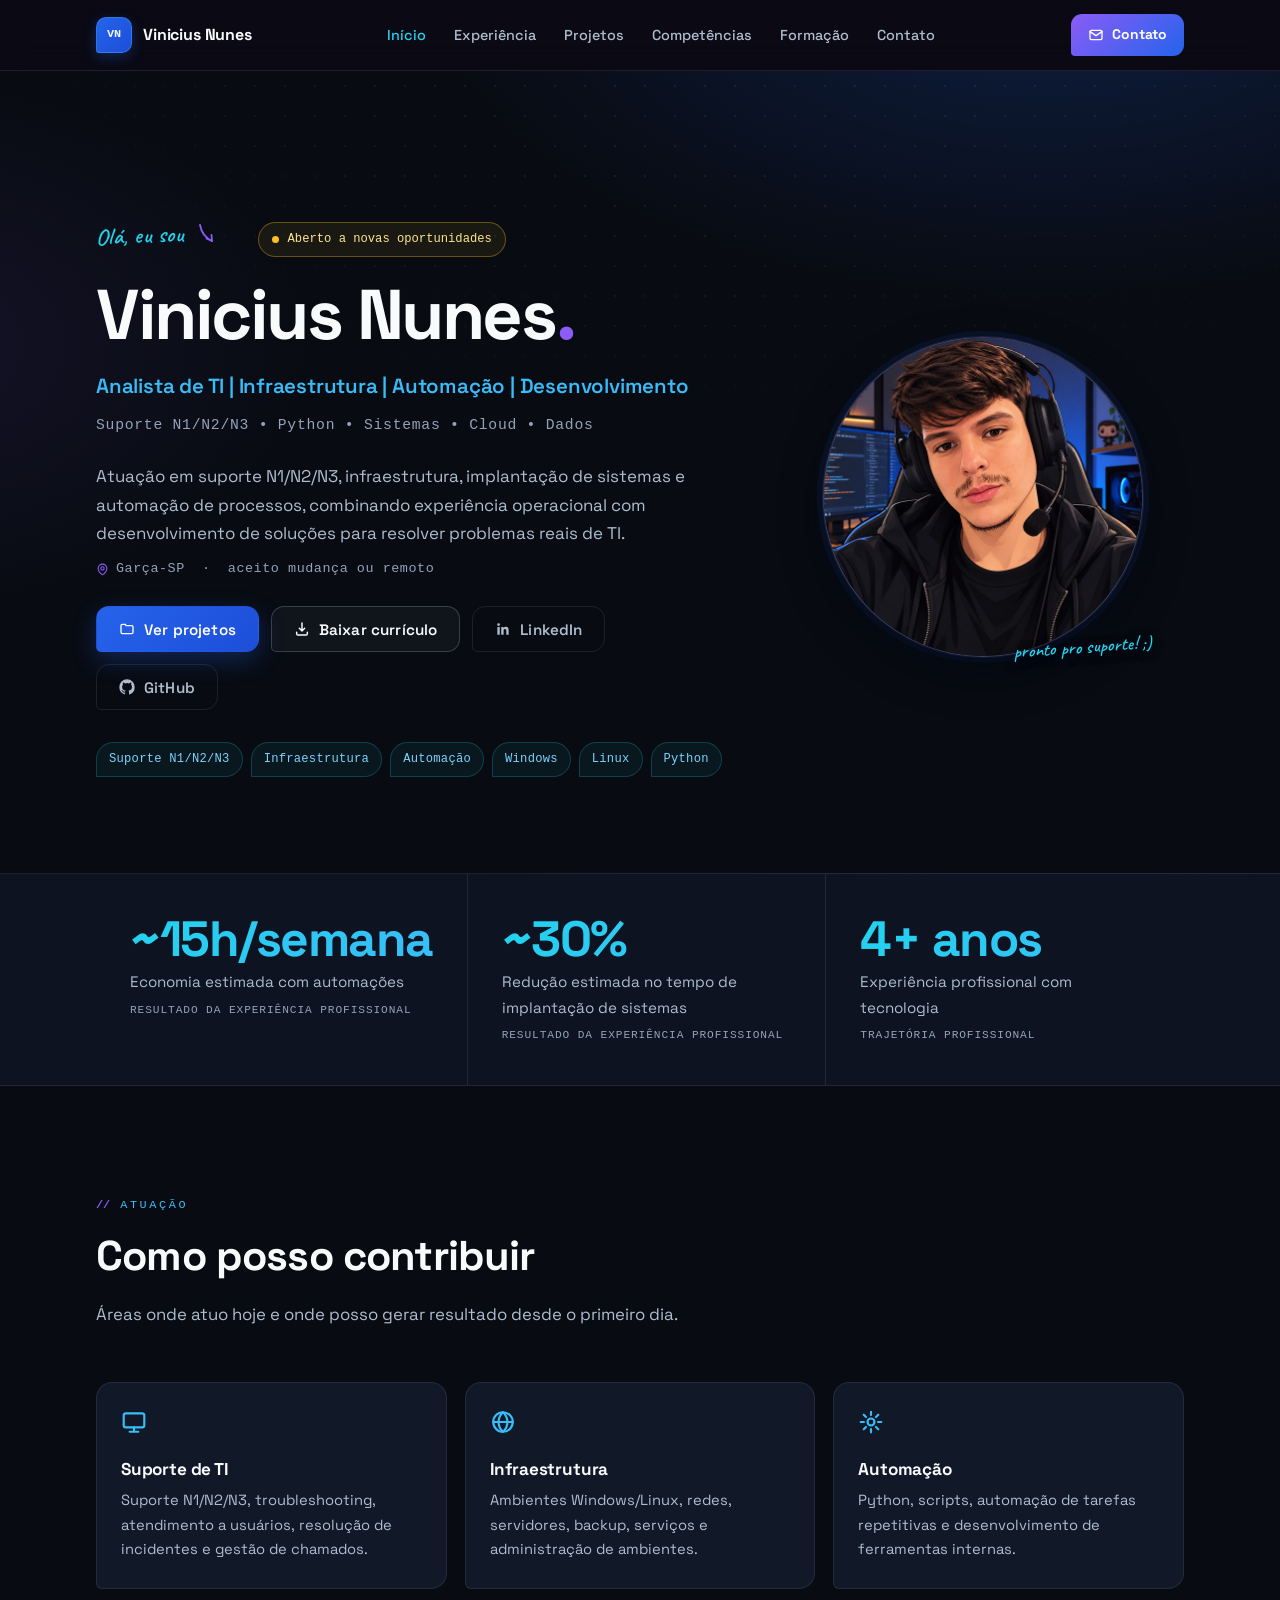
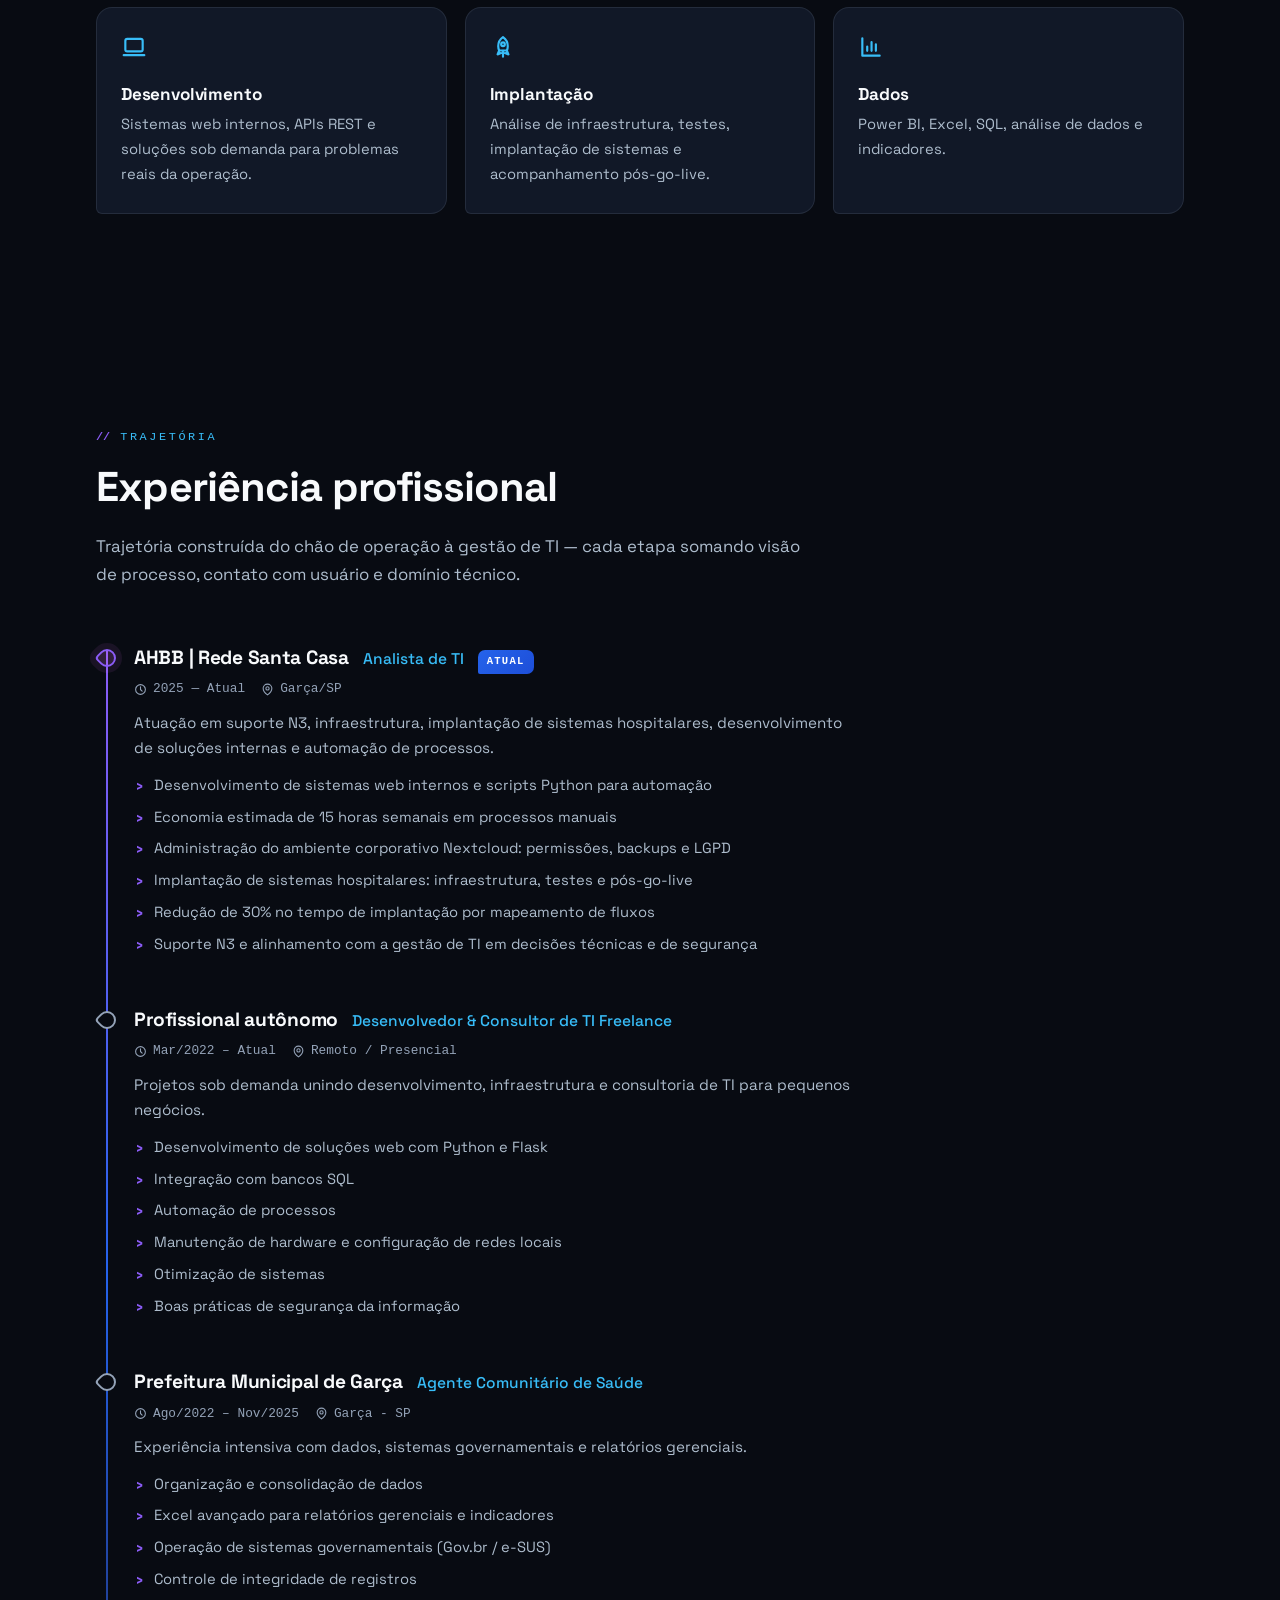
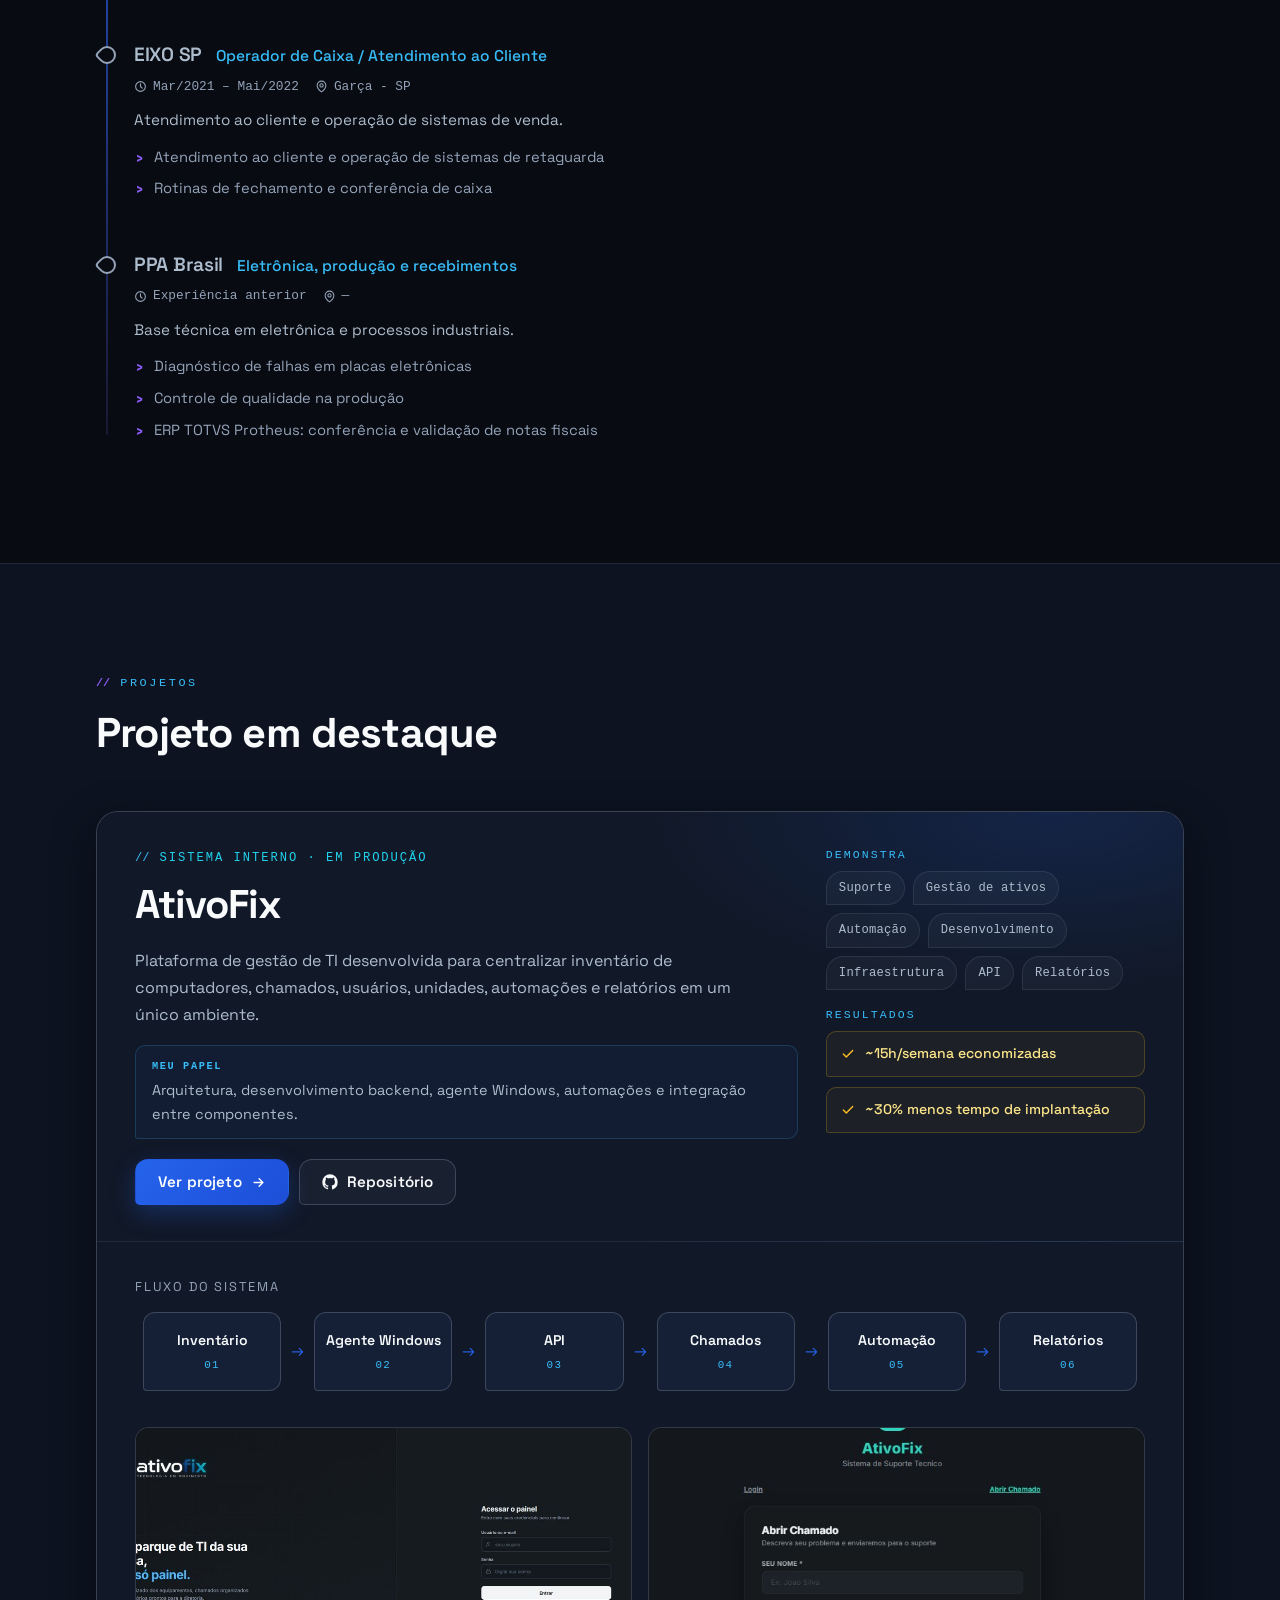
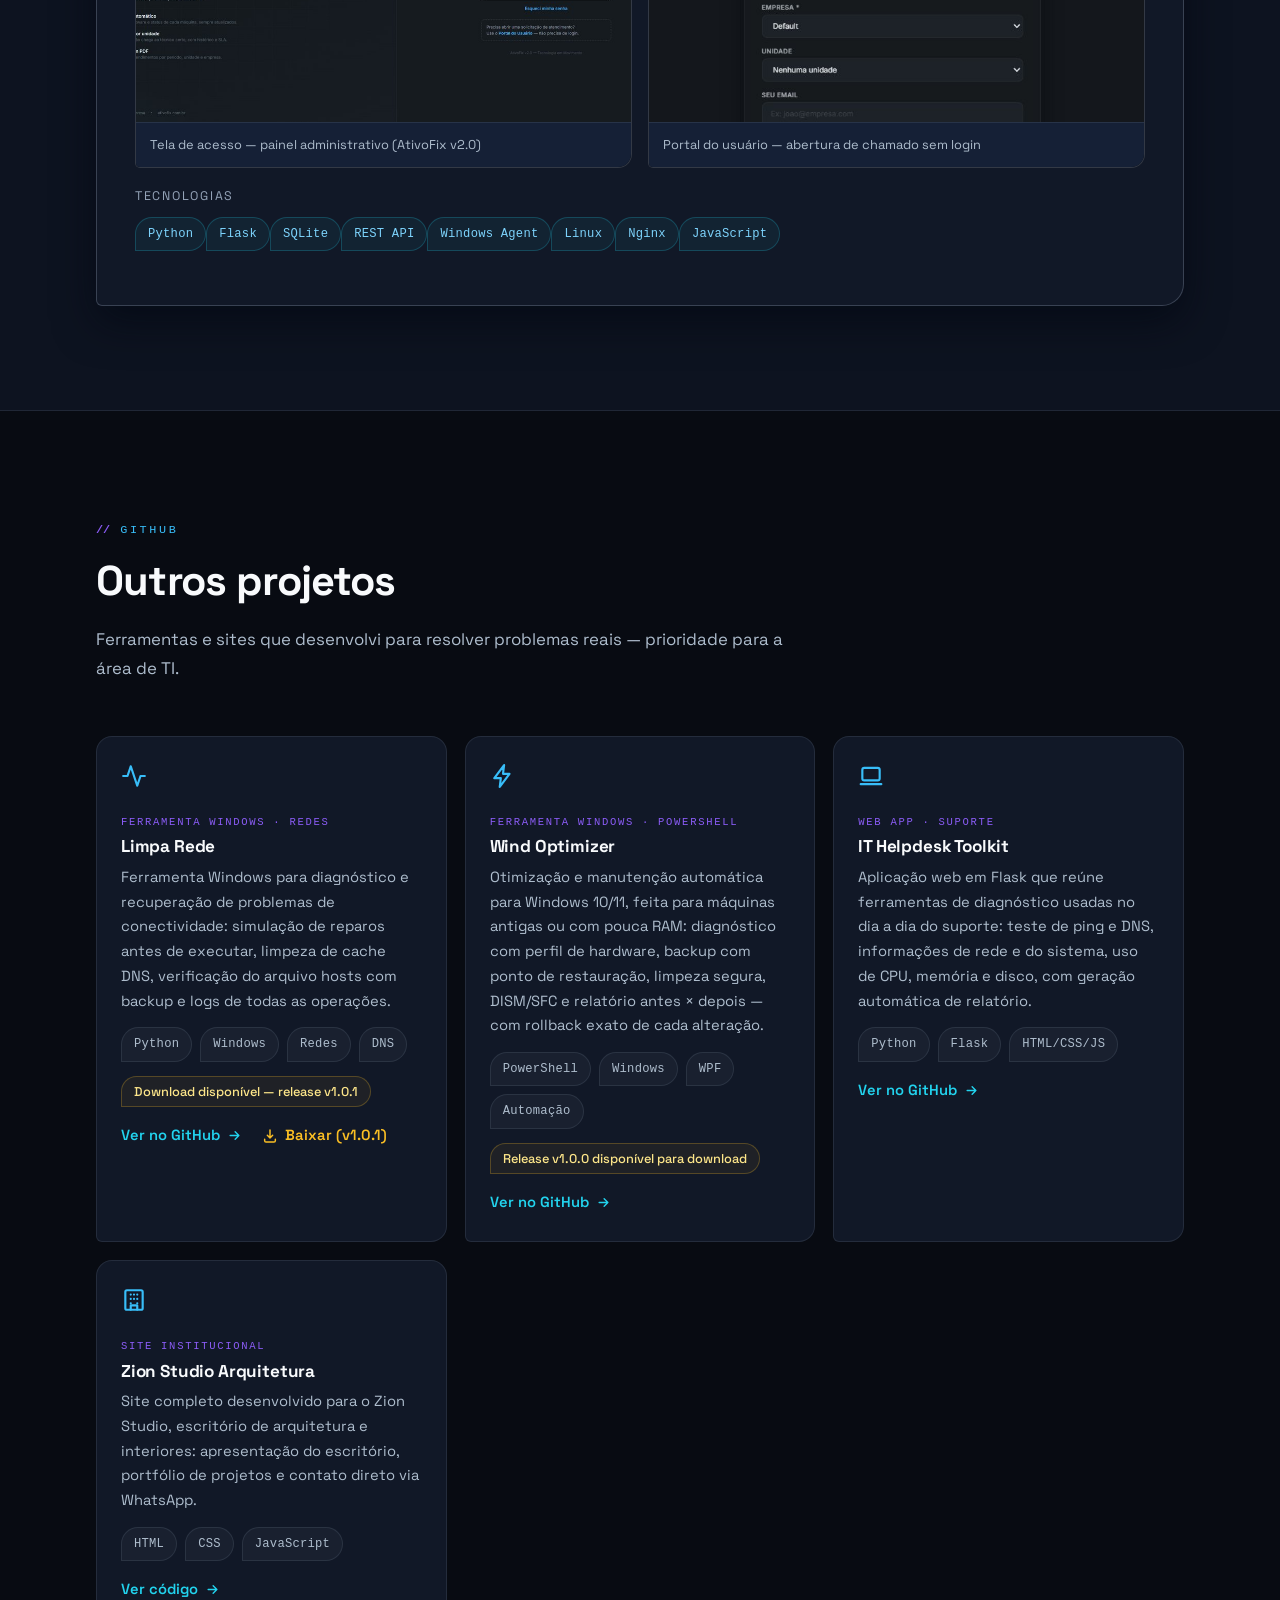
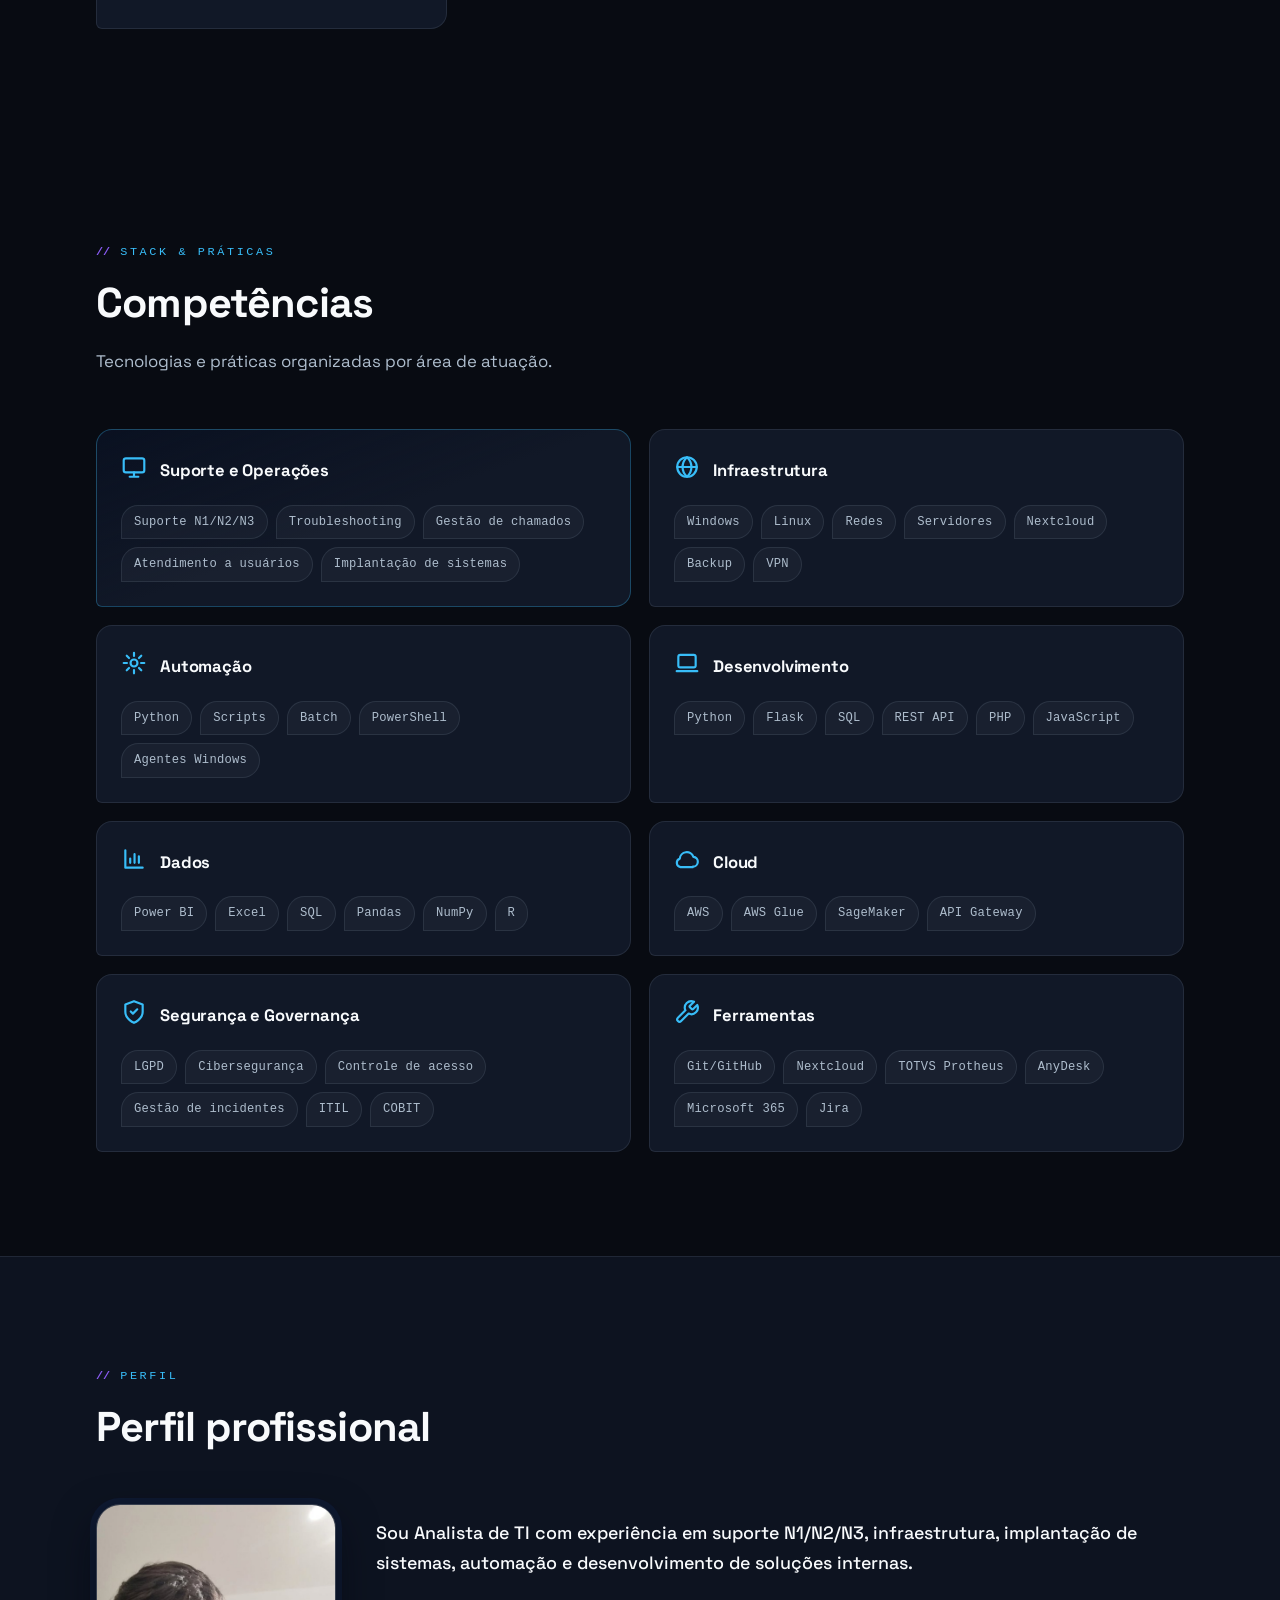
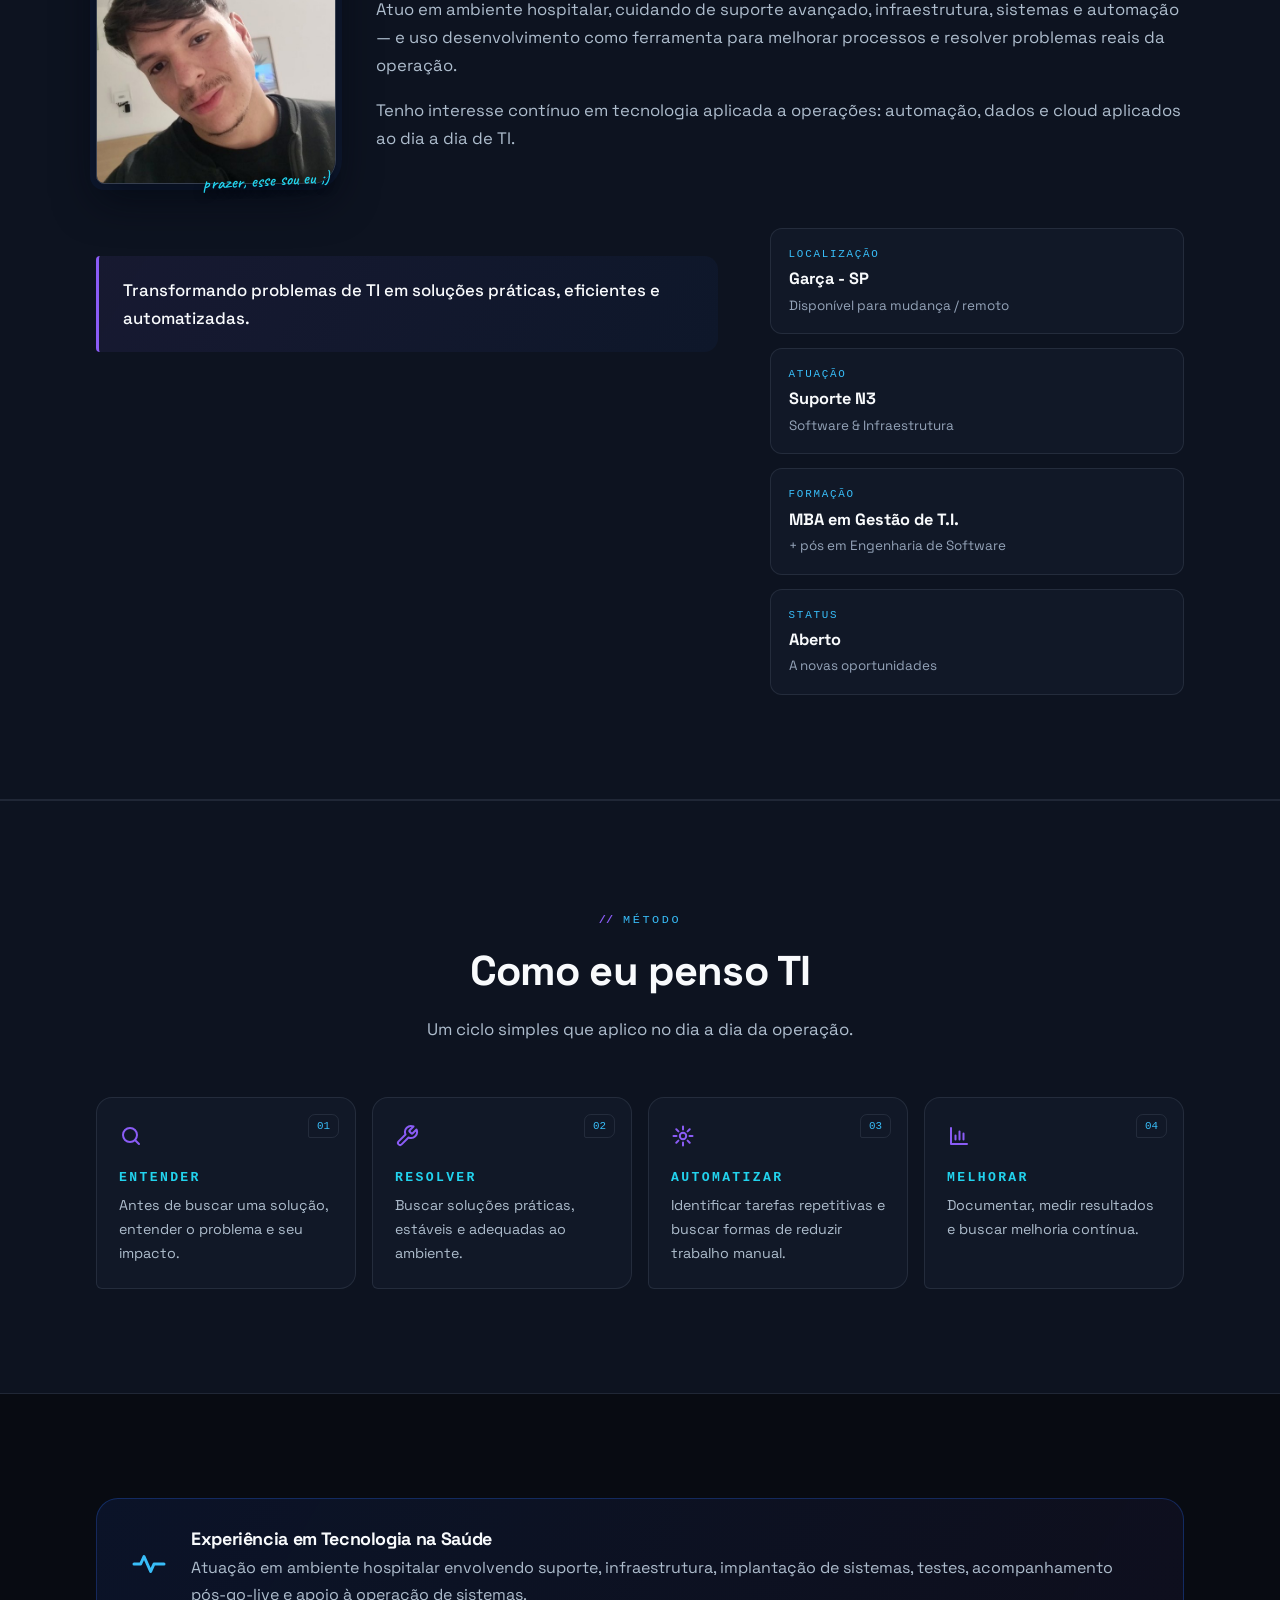
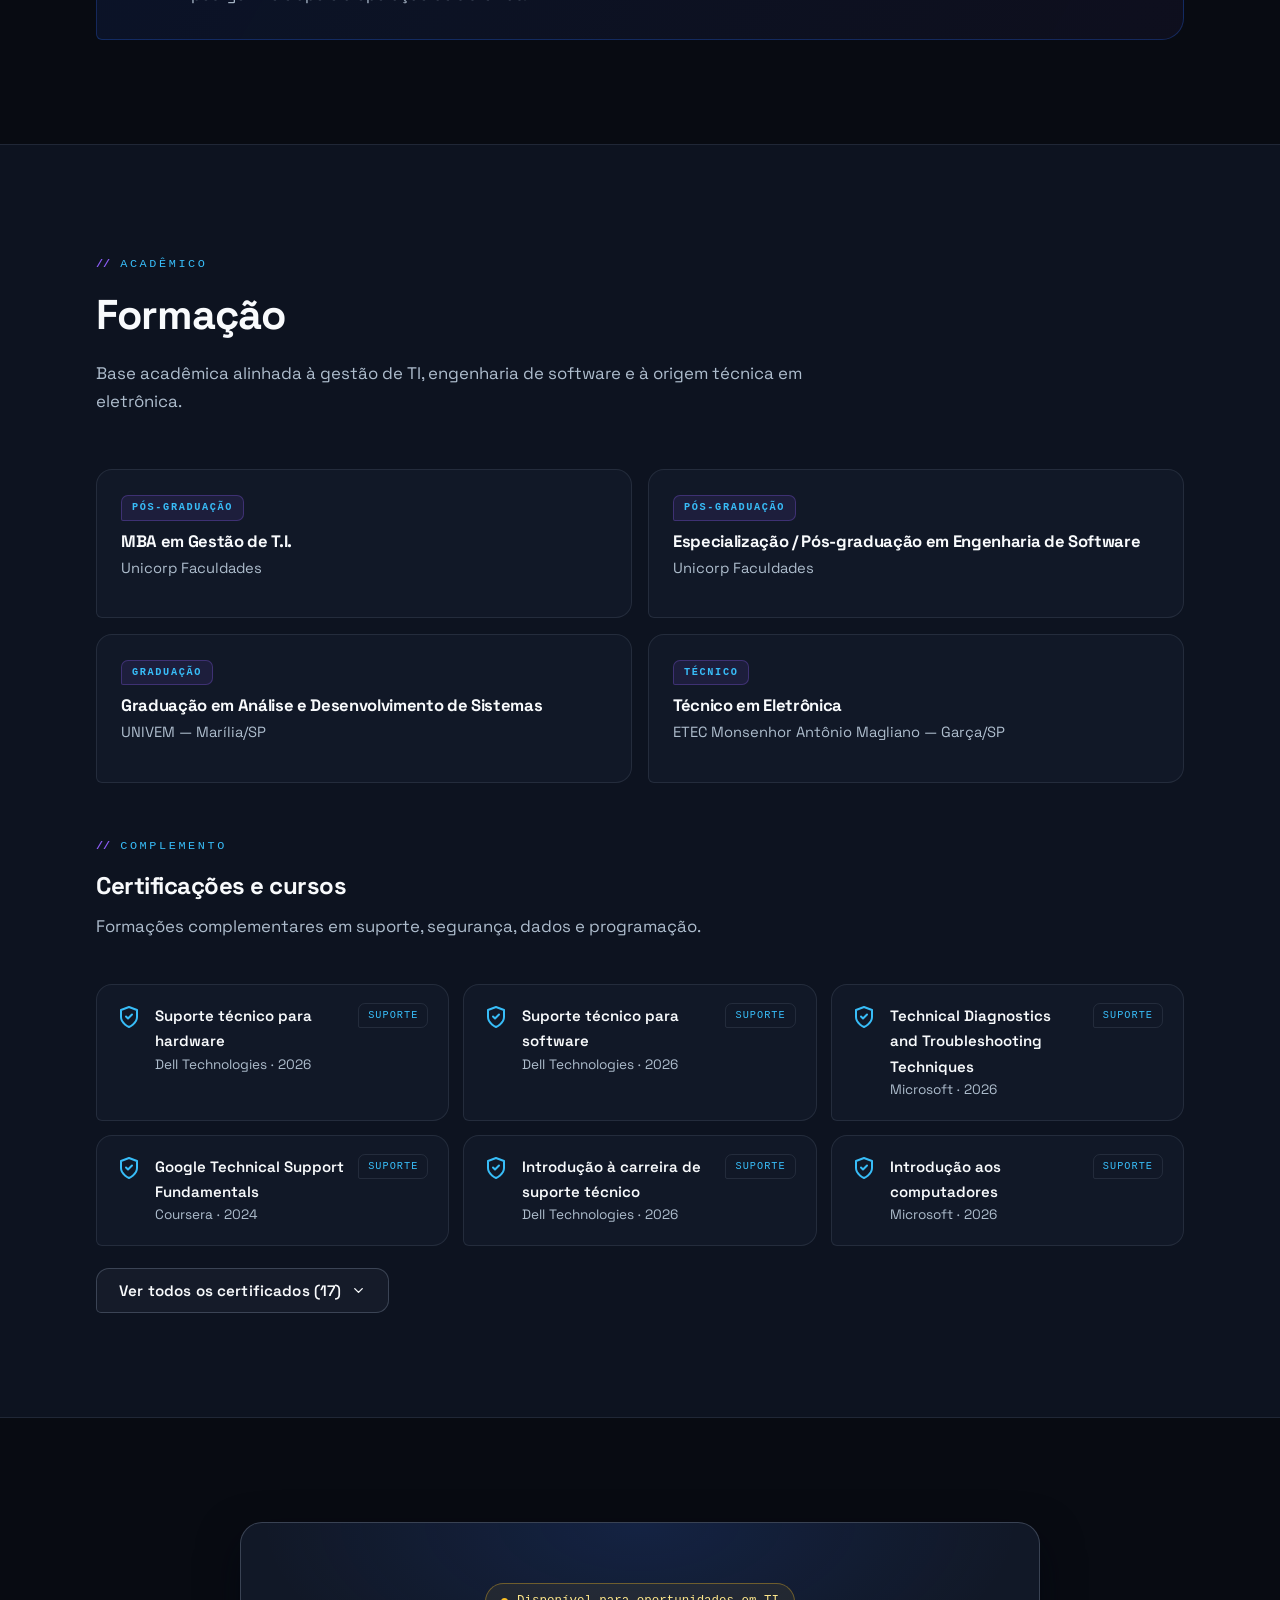
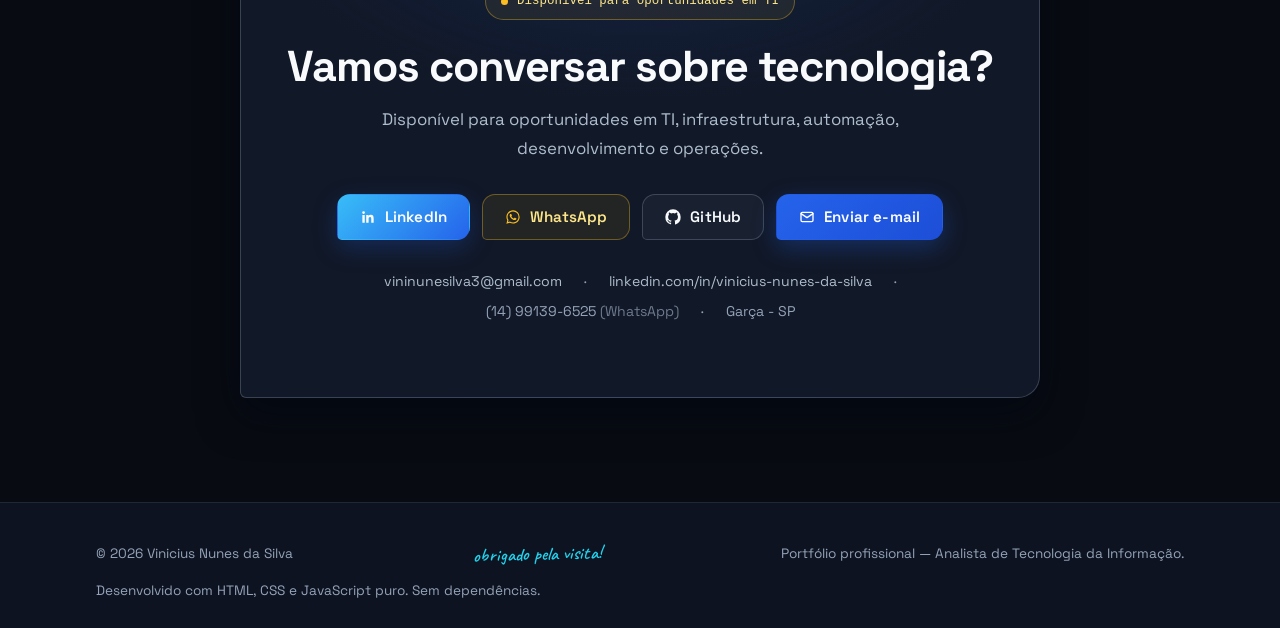
<file: index.html>
<!doctype html>
<html lang="pt-BR">
<head>
  <meta charset="utf-8">
  <meta name="viewport" content="width=device-width, initial-scale=1">
  <title>Vinícius Nunes | Analista de TI, Automação e Desenvolvimento</title>
  <meta name="description" content="Portfólio profissional de Vinícius Nunes, Analista de TI com experiência em suporte, infraestrutura, automação, desenvolvimento, dados e sistemas.">
  <meta name="author" content="Vinicius Nunes da Silva">
  <meta name="theme-color" content="#080B12">

  <!-- Open Graph (LinkedIn / WhatsApp / Facebook) -->
  <meta property="og:type" content="website">
  <meta property="og:locale" content="pt_BR">
  <meta property="og:site_name" content="Vinicius Nunes — Analista de TI">
  <meta property="og:title" content="Vinícius Nunes | Analista de TI, Automação e Desenvolvimento">
  <meta property="og:description" content="Analista de TI — suporte N1/N2/N3, infraestrutura, automação, desenvolvimento, dados e cloud.">
  <meta property="og:url" content="https://vinenuness.github.io/portfolio/">
  <meta property="og:image" content="assets/img/og-image.png">
  <meta property="og:image:width" content="1200">
  <meta property="og:image:height" content="630">
  <meta property="og:image:alt" content="Vinicius Nunes — Analista de Tecnologia da Informação">
  <!-- Twitter / X -->
  <meta name="twitter:card" content="summary_large_image">
  <meta name="twitter:title" content="Vinícius Nunes | Analista de TI, Automação e Desenvolvimento">
  <meta name="twitter:description" content="Analista de TI — suporte, infraestrutura, automação, desenvolvimento e cloud.">
  <meta name="twitter:image" content="assets/img/og-image.png">

  <!-- Favicon -->
  <link rel="icon" href="assets/favicon.ico" sizes="any">
  <link rel="icon" type="image/svg+xml" href="assets/favicon.svg">
  <link rel="icon" type="image/png" sizes="32x32" href="assets/favicon-32.png">
  <link rel="apple-touch-icon" sizes="180x180" href="assets/apple-touch-icon.png">

  <!-- Fontes -->
  <link rel="preconnect" href="https://fonts.googleapis.com">
  <link rel="preconnect" href="https://fonts.gstatic.com" crossorigin>
  <link href="https://fonts.googleapis.com/css2?family=Space+Grotesk:wght@400;500;600;700&family=Caveat:wght@600;700&display=swap" rel="stylesheet">

  <link rel="stylesheet" href="assets/css/theme.css">
  <!-- Dados JSON-LD para SEO (sincronizados com assets/js/data.js) -->
  <script type="application/ld+json">
  {
    "@context": "https://schema.org",
    "@type": "Person",
    "name": "Vinicius Nunes da Silva",
    "jobTitle": "Analista de TI | Infraestrutura | Automação | Desenvolvimento",
    "email": "mailto:vininunesilva3@gmail.com",
    "telephone": "+55-14-99139-6525",
    "url": "https://vinenuness.github.io/portfolio/",
    "image": "assets/img/og-image.png",
    "address": { "@type": "PostalAddress", "addressLocality": "Garça", "addressRegion": "SP", "addressCountry": "BR" },
    "sameAs": [
      "https://www.linkedin.com/in/vinicius-nunes-da-silva-2049792b8/",
      "https://github.com/Vinenuness"
    ],
    "knowsAbout": ["Suporte de TI", "Infraestrutura", "Operações de TI", "Automação", "Desenvolvimento", "Python", "Cloud", "AWS", "Nextcloud", "Windows", "Linux", "Power BI", "LGPD"]
  }
  </script>
</head>
<body>
  <a class="skip-link" href="#conteudo">Pular para o conteúdo</a>
  <div data-mount="nav"></div>

  <main id="conteudo" data-mount="main"></main>

  <div data-mount="footer"></div>

  <script src="assets/js/data.js"></script>
  <script src="assets/js/components.js"></script>
  <script src="assets/js/main.js"></script>
</body>
</html>
</file>
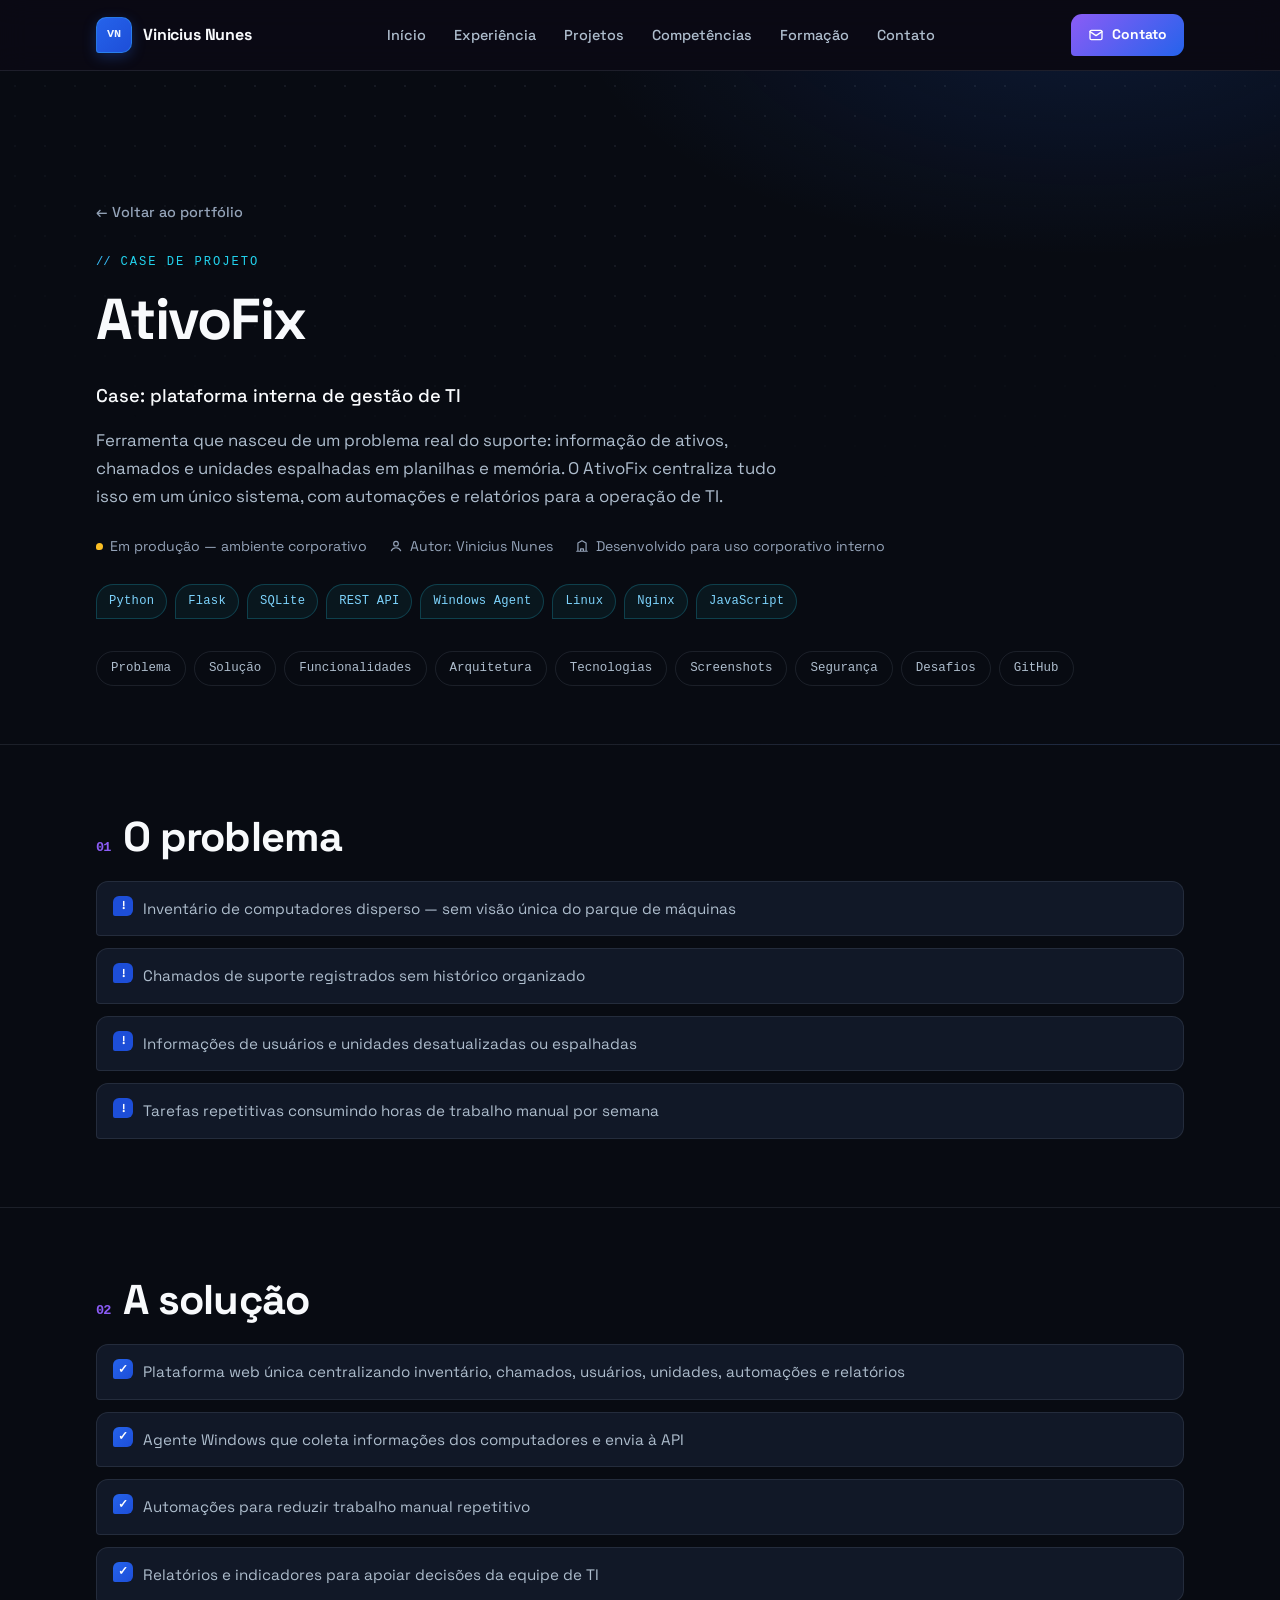
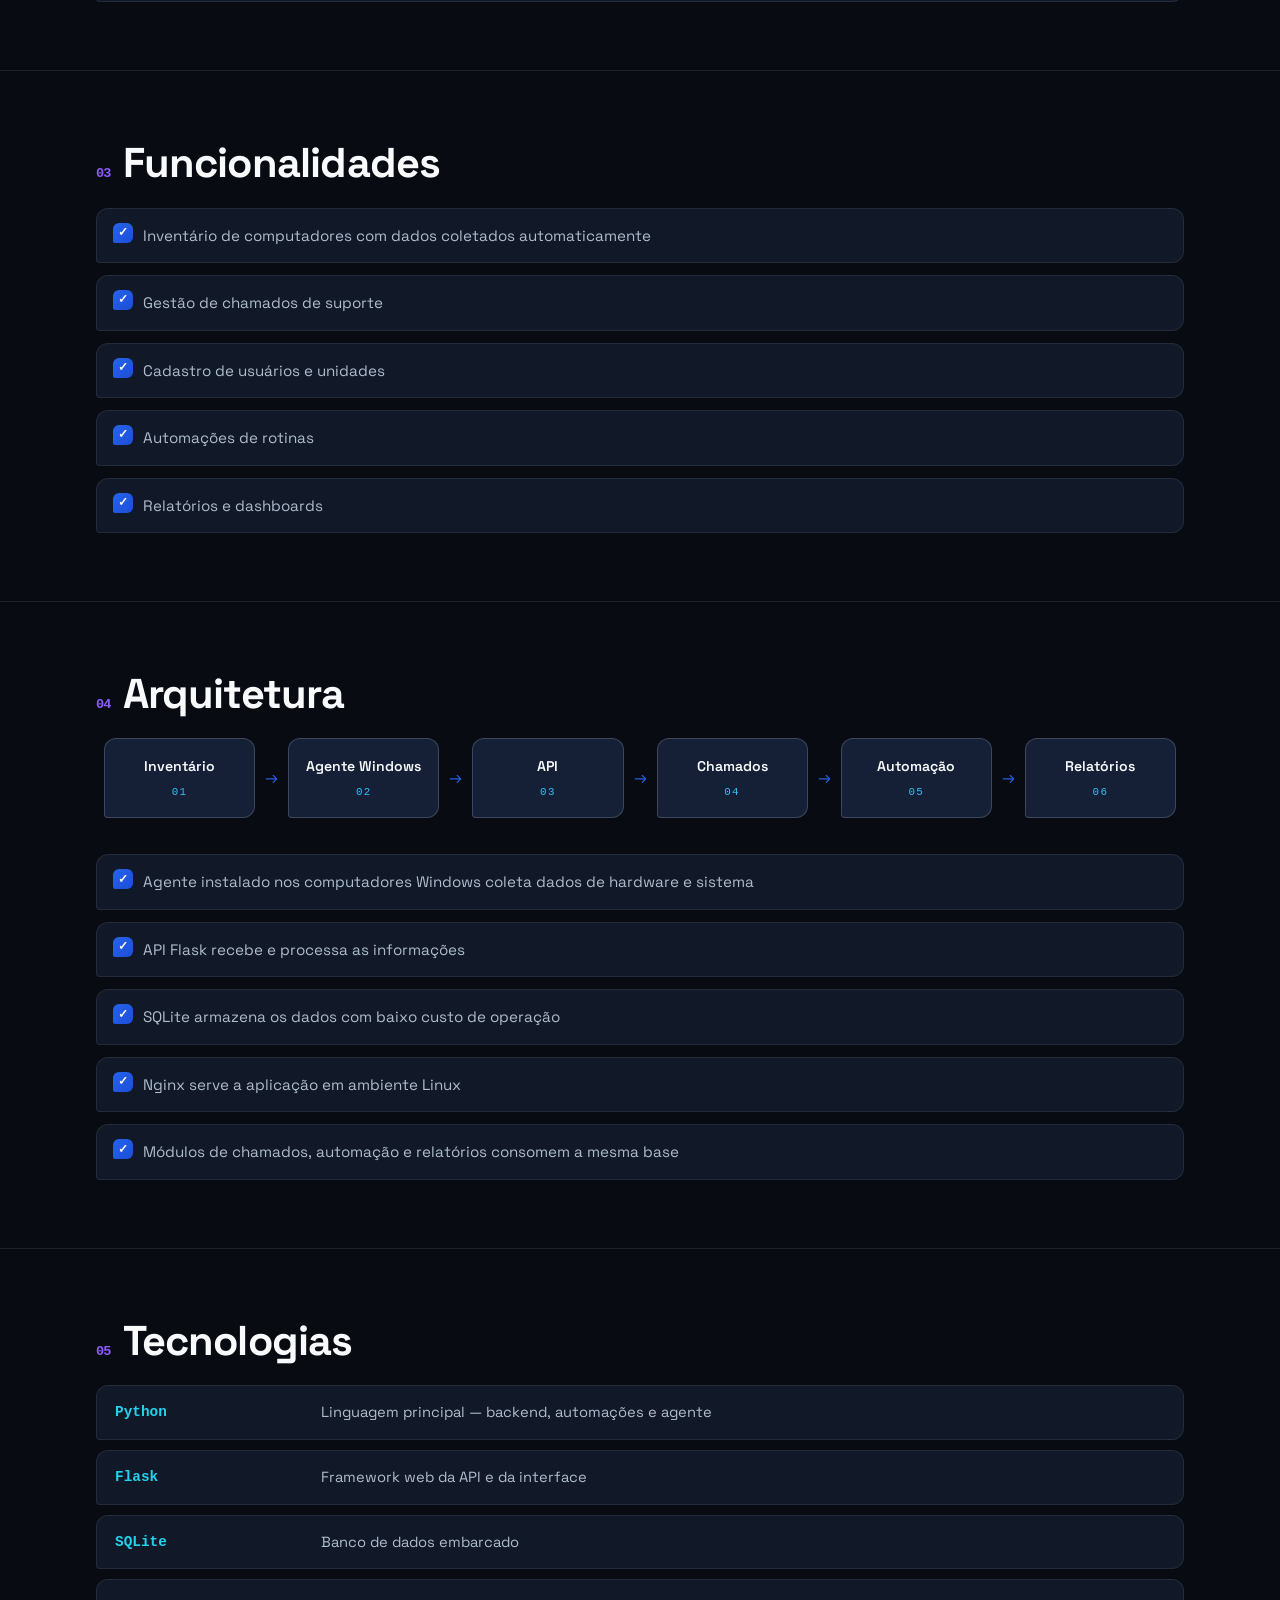
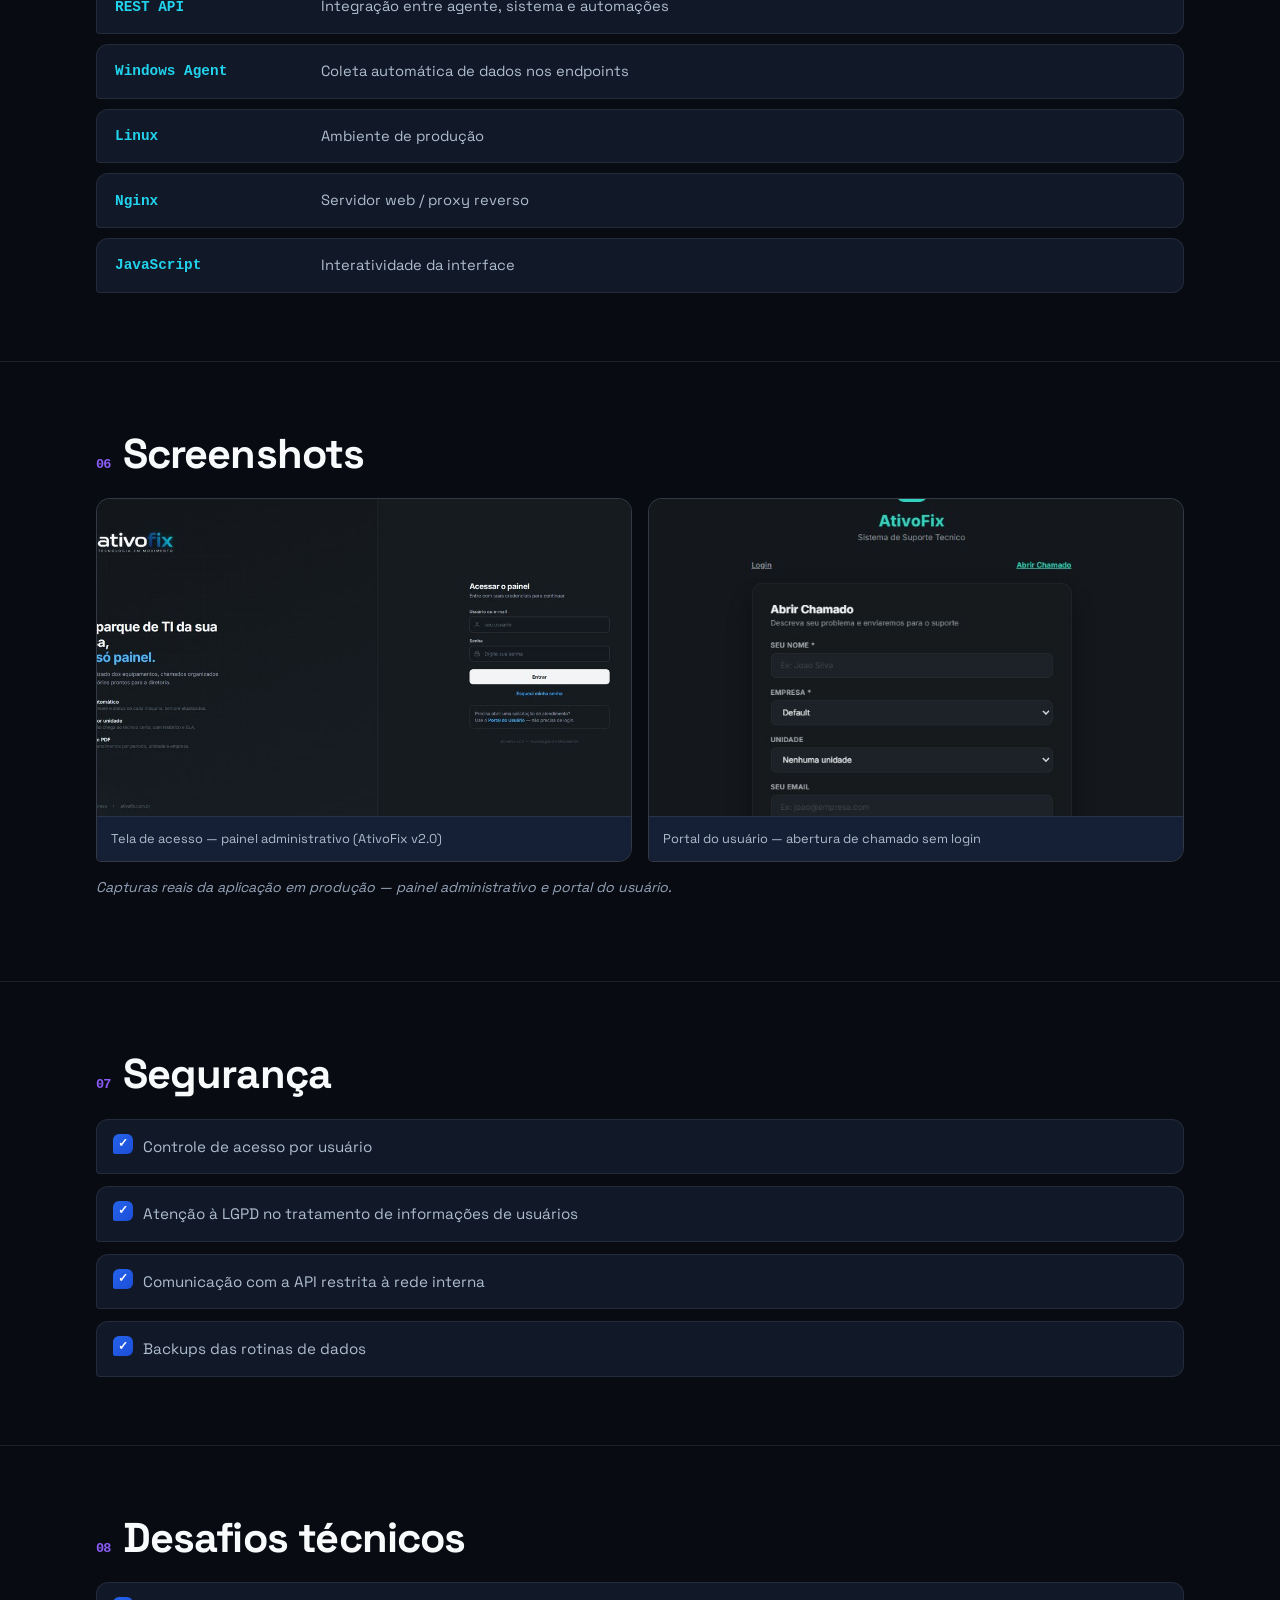
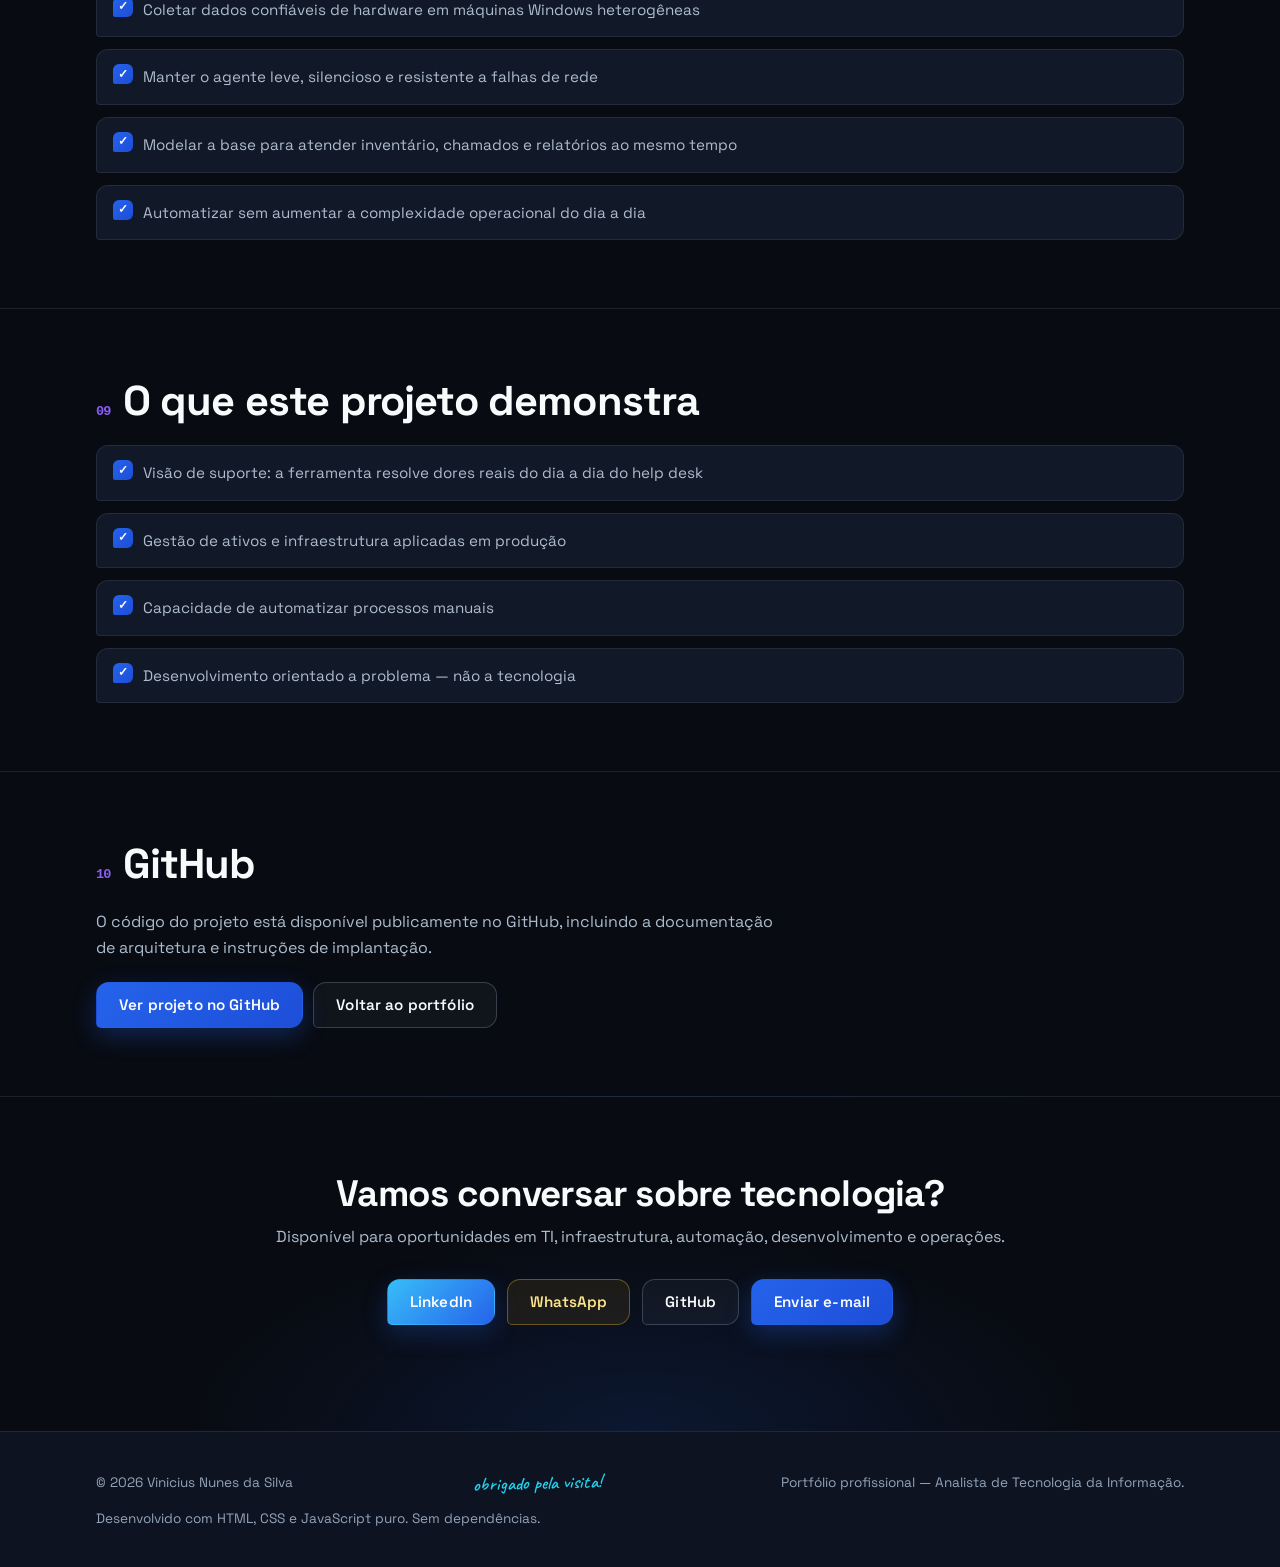
<file: projetos/ativofix/index.html>
<!doctype html>
<html lang="pt-BR">
<head>
  <meta charset="utf-8">
  <meta name="viewport" content="width=device-width, initial-scale=1">
  <title>AtivoFix — Case | Vinicius Nunes | Analista de TI</title>
  <meta name="description" content="Case do AtivoFix: plataforma interna de gestão de TI que centraliza inventário, chamados, usuários, unidades, automações e relatórios. Desenvolvido por Vinicius Nunes, Analista de TI.">
  <meta name="author" content="Vinicius Nunes da Silva">
  <meta name="theme-color" content="#080B12">

  <meta property="og:type" content="article">
  <meta property="og:locale" content="pt_BR">
  <meta property="og:site_name" content="Vinicius Nunes — Analista de TI">
  <meta property="og:title" content="AtivoFix — Case de gestão de TI | Vinicius Nunes">
  <meta property="og:description" content="Como centralizei inventário, chamados, usuários, unidades, automações e relatórios em uma única plataforma interna.">
  <meta property="og:url" content="https://vinenuness.github.io/portfolio/projetos/ativofix/">
  <meta property="og:image" content="../../assets/img/og-ativofix.png">
  <meta property="og:image:width" content="1200">
  <meta property="og:image:height" content="630">
  <meta name="twitter:card" content="summary_large_image">
  <meta name="twitter:title" content="AtivoFix — Case de gestão de TI | Vinicius Nunes">
  <meta name="twitter:description" content="Plataforma interna de gestão de TI: inventário, chamados, automações e relatórios em um único ambiente.">
  <meta name="twitter:image" content="../../assets/img/og-ativofix.png">

  <link rel="icon" href="../../assets/favicon.ico" sizes="any">
  <link rel="icon" type="image/svg+xml" href="../../assets/favicon.svg">
  <link rel="icon" type="image/png" sizes="32x32" href="../../assets/favicon-32.png">
  <link rel="apple-touch-icon" sizes="180x180" href="../../assets/apple-touch-icon.png">

  <link rel="preconnect" href="https://fonts.googleapis.com">
  <link rel="preconnect" href="https://fonts.gstatic.com" crossorigin>
  <link href="https://fonts.googleapis.com/css2?family=Space+Grotesk:wght@400;500;600;700&family=Caveat:wght@600;700&display=swap" rel="stylesheet">

  <link rel="stylesheet" href="../../assets/css/theme.css">
  <script type="application/ld+json">
  {
    "@context": "https://schema.org",
    "@type": "SoftwareApplication",
    "name": "AtivoFix",
    "applicationCategory": "BusinessApplication",
    "operatingSystem": "Web, Windows",
    "author": { "@type": "Person", "name": "Vinicius Nunes da Silva", "jobTitle": "Analista de Tecnologia da Informação" },
    "url": "https://github.com/Vinenuness/ativofix",
    "description": "Plataforma interna de gestão de TI: inventário de computadores, chamados, usuários, unidades, automações e relatórios."
  }
  </script>
</head>
<body data-page="ativofix" data-base="../../">
  <a class="skip-link" href="#conteudo">Pular para o conteúdo</a>
  <div data-mount="nav"></div>

  <main id="conteudo">
    <section class="case-hero">
      <div class="container case-hero-inner">
        <a class="back-link" href="../../index.html#projetos">← Voltar ao portfólio</a>
        <p class="project-label">Case de projeto</p>
        <h1 class="case-title" data-bind="ativofix.title">AtivoFix</h1>
        <p class="case-subtitle" data-bind="ativofix.subtitle">Case: plataforma interna de gestão de TI</p>
        <p class="case-hero-text" data-bind="ativofix.heroText"></p>
        <div class="case-meta">
          <span><span class="dot" aria-hidden="true"></span><span data-bind="ativofix.status"></span></span>
          <span><svg width="14" height="14" viewBox="0 0 24 24" fill="none" stroke="currentColor" stroke-width="2" stroke-linecap="round" aria-hidden="true"><circle cx="12" cy="8" r="4"/><path d="M4 20c1.8-3.4 4.6-5 8-5s6.2 1.6 8 5"/></svg> Autor: Vinicius Nunes</span>
          <span><svg width="14" height="14" viewBox="0 0 24 24" fill="none" stroke="currentColor" stroke-width="2" stroke-linecap="round" stroke-linejoin="round" aria-hidden="true"><path d="M3 21h18M5 21V7l7-4 7 4v14M9.5 21v-4h5v4"/></svg> Desenvolvido para uso corporativo interno</span>
        </div>
        <div class="case-tags" data-list="featuredProject.tech"></div>
        <nav class="case-nav" aria-label="Seções do case">
          <a href="#problema">Problema</a>
          <a href="#solucao">Solução</a>
          <a href="#funcionalidades">Funcionalidades</a>
          <a href="#arquitetura">Arquitetura</a>
          <a href="#tecnologias">Tecnologias</a>
          <a href="#screenshots">Screenshots</a>
          <a href="#seguranca">Segurança</a>
          <a href="#desafios">Desafios</a>
          <a href="#github">GitHub</a>
        </nav>
      </div>
    </section>

    <section class="case-section" id="problema">
      <div class="container">
        <h2 class="section-title"><span class="case-num">01</span><span data-bind="ativofix.sections.problem.title"></span></h2>
        <ul class="case-list case-list--problem" data-list="ativofix.sections.problem.items"></ul>
      </div>
    </section>

    <section class="case-section" id="solucao">
      <div class="container">
        <h2 class="section-title"><span class="case-num">02</span><span data-bind="ativofix.sections.solution.title"></span></h2>
        <ul class="case-list" data-list="ativofix.sections.solution.items"></ul>
      </div>
    </section>

    <section class="case-section" id="funcionalidades">
      <div class="container">
        <h2 class="section-title"><span class="case-num">03</span><span data-bind="ativofix.sections.features.title"></span></h2>
        <ul class="case-list" data-list="ativofix.sections.features.items"></ul>
      </div>
    </section>

    <section class="case-section" id="arquitetura">
      <div class="container">
        <h2 class="section-title"><span class="case-num">04</span><span data-bind="ativofix.sections.architecture.title"></span></h2>
        <div class="pipeline" role="img" aria-label="Fluxo do AtivoFix" data-pipeline="ativofix.sections.architecture.flow"></div>
        <ul class="case-list" data-list="ativofix.sections.architecture.items"></ul>
      </div>
    </section>
    <section class="case-section" id="tecnologias">
      <div class="container">
        <h2 class="section-title"><span class="case-num">05</span><span data-bind="ativofix.sections.tech.title"></span></h2>
        <div class="tech-table" data-tech="ativofix.sections.tech.items"></div>
      </div>
    </section>

    <section class="case-section" id="screenshots">
      <div class="container">
        <h2 class="section-title"><span class="case-num">06</span><span data-bind="ativofix.sections.screenshots.title"></span></h2>
        <div class="case-shots" data-shots="ativofix.sections.screenshots.items"></div>
        <p class="case-note" data-bind="ativofix.sections.screenshots.note"></p>
      </div>
    </section>

    <section class="case-section" id="seguranca">
      <div class="container">
        <h2 class="section-title"><span class="case-num">07</span><span data-bind="ativofix.sections.security.title"></span></h2>
        <ul class="case-list" data-list="ativofix.sections.security.items"></ul>
      </div>
    </section>

    <section class="case-section" id="desafios">
      <div class="container">
        <h2 class="section-title"><span class="case-num">08</span><span data-bind="ativofix.sections.challenges.title"></span></h2>
        <ul class="case-list" data-list="ativofix.sections.challenges.items"></ul>
      </div>
    </section>

    <section class="case-section" id="aprendizados">
      <div class="container">
        <h2 class="section-title"><span class="case-num">09</span><span data-bind="ativofix.sections.learnings.title"></span></h2>
        <ul class="case-list" data-list="ativofix.sections.learnings.items"></ul>
      </div>
    </section>

    <section class="case-section" id="github">
      <div class="container">
        <h2 class="section-title"><span class="case-num">10</span>GitHub</h2>
        <p style="color:var(--text-dim);max-width:680px;">O código do projeto está disponível publicamente no GitHub, incluindo a documentação de arquitetura e instruções de implantação.</p>
        <div class="project-cta">
          <a class="btn btn--primary" href="https://github.com/Vinenuness/ativofix" target="_blank" rel="noopener noreferrer">Ver projeto no GitHub</a>
          <a class="btn btn--outline" href="../../index.html#projetos">Voltar ao portfólio</a>
        </div>
      </div>
    </section>

    <section class="case-footer-cta">
      <div class="container">
        <h2>Vamos conversar sobre tecnologia?</h2>
        <p data-bind="contact.lead"></p>
        <div class="contact-actions" data-contacts>
          <a class="btn btn--blue" href="linkedin" target="_blank" rel="noopener noreferrer">LinkedIn</a>
          <a class="btn btn--wa" href="whatsapp" target="_blank" rel="noopener noreferrer">WhatsApp</a>
          <a class="btn btn--outline" href="github" target="_blank" rel="noopener noreferrer">GitHub</a>
          <a class="btn btn--primary" href="email">Enviar e-mail</a>
        </div>
      </div>
    </section>
  </main>

  <div data-mount="footer"></div>

  <script src="../../assets/js/data.js"></script>
  <script src="../../assets/js/components.js"></script>
  <script src="../../assets/js/main.js"></script>
</body>
</html>
</file>
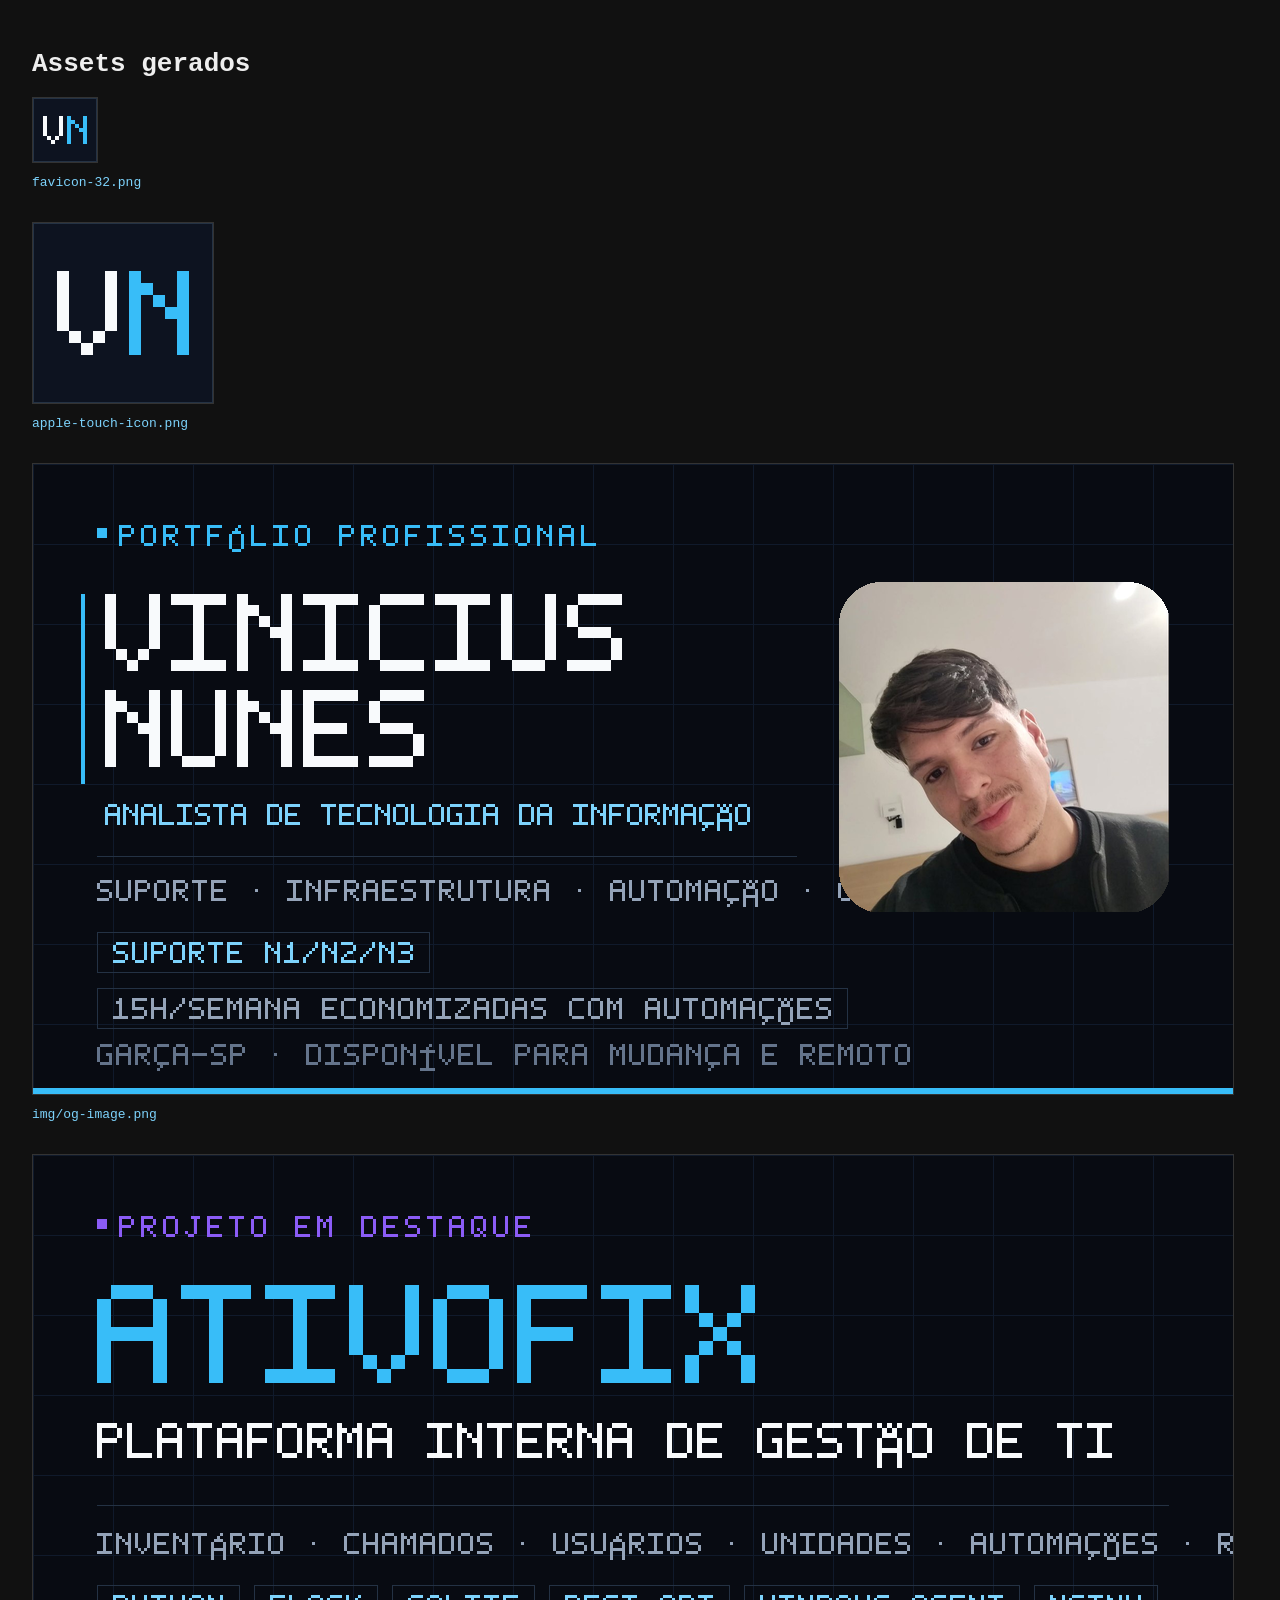
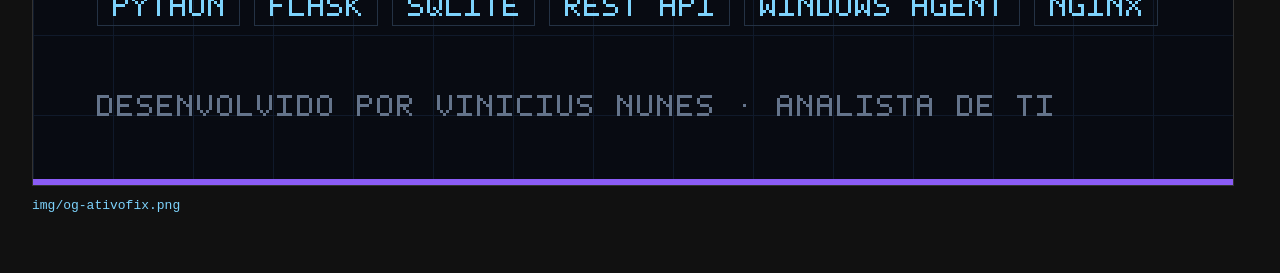
<file: tools/preview_assets.html>
<!doctype html><meta charset="utf-8"><title>assets preview</title><style>body{background:#111;color:#eee;font-family:monospace;padding:24px}figure{margin:0 0 24px}figcaption{padding:8px 0;color:#7dd3fc}img{image-rendering:pixelated;max-width:100%;border:1px solid #333}</style><h1>Assets gerados</h1><figure><img src="[data-uri]"/><figcaption>favicon-32.png</figcaption></figure><figure><img src="[data-uri]"/><figcaption>apple-touch-icon.png</figcaption></figure><figure><img src="[data-uri]"/><figcaption>img/og-image.png</figcaption></figure><figure><img src="[data-uri]"/><figcaption>img/og-ativofix.png</figcaption></figure>
</file>
<file: assets/css/theme.css>
/* =====================================================================
   theme.css — Sistema de design do portfólio (v2)
   Direção: dark violeta moderno, tipografia com identidade,
   ritmo irregular e detalhes humanizados. Sem "cara de IA".
   ===================================================================== */

/* ------------------------------------------------------------ tokens -- */
:root {
  /* v2.0 — TI corporativa: azul principal, roxo como detalhe.
     Nomes legados mantidos: --violet=azul principal, --magenta=roxo
     secundário (detalhes/hover), --pink=ciano (links/micro-destaques). */
  --bg:            #080B12;
  --bg-soft:       #0D1320;
  --surface:       #111827;
  --surface-2:     #152036;
  --surface-3:     #1B2A45;

  /* texto */
  --text:          #F8FAFC;
  --text-dim:      #AEBDCD;
  --text-mute:     #94A3B8;

  /* marca — azul corporativo + roxo de apoio */
  --violet:        #2563EB;
  --violet-soft:   #38BDF8;
  --violet-deep:   #1D4ED8;
  --magenta:       #8B5CF6;
  --pink:          #22D3EE;
  --amber:         #FBBF24;

  /* linhas */
  --line:          rgba(148, 163, 184, .14);
  --line-strong:   rgba(148, 163, 184, .30);

  /* efeitos */
  --glow-violet:   rgba(37, 99, 235, .16);
  --glow-magenta:  rgba(139, 92, 246, .10);
  --shadow:        0 16px 40px rgba(2, 6, 16, .6);

  /* geometria — cantos assimétricos dão ritmo */
  --radius:        12px;
  --radius-lg:     22px 22px 22px 6px;
  --radius-card:   16px 16px 16px 6px;
  --container:     1140px;
  --nav-h:         70px;

  /* tipografia */
  --font: 'Space Grotesk', 'Inter', -apple-system, 'Segoe UI', Roboto, sans-serif;
  --script: 'Caveat', 'Segoe Script', cursive;
  --mono: ui-monospace, 'Cascadia Code', Consolas, Menlo, monospace;
}

/* ---------------------------------------------------------- reset ----- */
*, *::before, *::after { box-sizing: border-box; }
html { scroll-behavior: smooth; }
html, body { overflow-x: clip; }
body {
  margin: 0;
  font-family: var(--font);
  background: var(--bg);
  color: var(--text);
  line-height: 1.68;
  font-size: 16px;
  -webkit-font-smoothing: antialiased;
  text-rendering: optimizeLegibility;
}
img { max-width: 100%; display: block; }
a { color: var(--pink); text-decoration: none; transition: color .18s ease; }
a:hover { color: var(--magenta); }
h1, h2, h3, h4 { line-height: 1.14; margin: 0 0 .5em; letter-spacing: -.02em; }
p  { margin: 0 0 1em; }
ul { margin: 0; padding: 0; list-style: none; }
button { font-family: inherit; }

/* acessibilidade */
:focus-visible { outline: 2px solid var(--magenta); outline-offset: 3px; border-radius: 4px; }
.skip-link {
  position: absolute; left: -9999px; top: 0; z-index: 200;
  background: var(--magenta); color: #1B0322; font-weight: 700;
  padding: 10px 18px; border-radius: 0 0 10px 0;
}
.skip-link:focus { left: 0; }
.visually-hidden {
  position: absolute !important; width: 1px; height: 1px;
  margin: -1px; padding: 0; overflow: hidden; clip: rect(0 0 0 0); white-space: nowrap; border: 0;
}

/* ------------------------------------------------------- layout ------- */
.container { max-width: var(--container); margin: 0 auto; padding: 0 26px; }
.section { padding: 104px 0; scroll-margin-top: calc(var(--nav-h) + 8px); }
.section--soft { background: var(--bg-soft); border-block: 1px solid var(--line); }

.section-head { max-width: 720px; margin-bottom: 54px; }
.section-head--center { margin-inline: auto; text-align: center; }
.eyebrow {
  display: inline-flex; align-items: center; gap: 10px;
  font-family: var(--mono); font-size: .74rem; font-weight: 500;
  letter-spacing: .22em; text-transform: uppercase; color: var(--violet-soft);
  margin-bottom: 16px;
}
.eyebrow::before { content: '//'; color: var(--magenta); font-weight: 700; letter-spacing: 0; }
.section-title {
  font-size: clamp(1.85rem, 3.4vw, 2.6rem); font-weight: 700; color: var(--text);
}
.section-title em { font-style: normal; color: var(--violet-soft); }
.section-lead { color: var(--text-dim); font-size: 1.05rem; margin-bottom: 0; }

/* anotação manuscrita — o detalhe humano */
.hand {
  font-family: var(--script); color: var(--pink);
  font-size: 1.25rem; font-weight: 600; letter-spacing: .01em;
  transform: rotate(-2deg); display: inline-block;
}

/* ------------------------------------------------------- nav ---------- */
[data-mount="nav"] { position: sticky; top: 0; z-index: 100; }
.nav {
  background: rgba(12, 9, 21, .78);
  -webkit-backdrop-filter: blur(14px); backdrop-filter: blur(14px);
  border-bottom: 1px solid var(--line);
}
.nav-inner { display: flex; align-items: center; justify-content: space-between; height: var(--nav-h); gap: 16px; }
.brand { display: inline-flex; align-items: center; gap: 11px; font-weight: 700; color: var(--text); font-size: 1rem; letter-spacing: -.01em; }
.brand:hover { color: var(--text); }
.brand-mark {
  width: 36px; height: 36px; border-radius: 10px 10px 10px 3px; flex: none;
  display: inline-flex; align-items: center; justify-content: center; white-space: nowrap;
  background: linear-gradient(135deg, var(--violet), var(--violet-deep));
  border: 1px solid rgba(56, 189, 248, .35);
  font-family: var(--mono); font-size: .74rem; font-weight: 700;
  color: #EFF6FF; box-shadow: 0 4px 14px rgba(37, 99, 235, .3);
}
.nav-links { display: flex; align-items: center; gap: 2px; }
.nav-links a {
  color: var(--text-dim); font-size: .9rem; font-weight: 500;
  padding: 8px 13px; border-radius: 9px; transition: color .18s ease, background .18s ease;
}
.nav-links a:hover { color: var(--text); background: rgba(56, 189, 248, .08); }
.nav-links a.is-active { color: var(--pink); }
.nav-cta {
  display: inline-flex; align-items: center; gap: 8px;
  font-size: .87rem; font-weight: 700; color: #fff !important;
  background: linear-gradient(135deg, var(--magenta), var(--violet));
  padding: 9px 17px; border-radius: 11px 11px 11px 4px;
  transition: filter .18s ease, transform .18s ease;
}
.nav-cta:hover { filter: brightness(1.1); color: #fff !important; transform: translateY(-1px); }
.nav-toggle {
  display: none; background: none; border: 1px solid var(--line-strong);
  border-radius: 10px; padding: 9px 11px; cursor: pointer; color: var(--text);
}
.nav-toggle svg { display: block; }
.nav-mobile { display: none; }

/* ------------------------------------------------------- hero --------- */
.hero {
  position: relative; overflow: hidden;
  padding: calc(var(--nav-h) + 76px) 0 96px;
  background:
    radial-gradient(1000px 520px at 82% -12%, rgba(37, 99, 235, .22), transparent 62%),
    radial-gradient(760px 460px at -10% 34%, rgba(139, 92, 246, .10), transparent 58%),
    var(--bg);
  border-bottom: 1px solid var(--line);
}
.hero::before {
  content: ''; position: absolute; inset: 0; pointer-events: none;
  background-image:
    radial-gradient(rgba(148, 163, 184, .10) 1px, transparent 1.6px);
  background-size: 30px 30px;
  mask-image: radial-gradient(ellipse 85% 65% at 60% 0%, #000 30%, transparent 75%);
  -webkit-mask-image: radial-gradient(ellipse 85% 65% at 60% 0%, #000 30%, transparent 75%);
}
.hero-grid {
  position: relative; display: grid; gap: 56px; align-items: center;
  grid-template-columns: 1.22fr .78fr;
}
.hero-hello {
  display: inline-flex; align-items: baseline; gap: 12px; margin-bottom: 18px;
}
.hero-hello .hand { font-size: 1.45rem; color: var(--pink); }
.hero-hello .arrow-doodle { color: var(--magenta); flex: none; transform: translateY(3px); }
.status-pill {
  display: inline-flex; align-items: center; gap: 9px; margin-left: 22px;
  border: 1px solid rgba(251, 191, 36, .35); background: rgba(251, 191, 36, .07);
  color: #FDE68A; font-family: var(--mono); font-size: .76rem; font-weight: 500;
  padding: 6px 13px; border-radius: 999px; vertical-align: middle;
}
.status-dot { width: 7px; height: 7px; border-radius: 50%; background: var(--amber); animation: pulse 2.6s ease-in-out infinite; }
@keyframes pulse { 0%, 100% { opacity: 1; } 50% { opacity: .3; } }
.hero h1 {
  font-size: clamp(2.7rem, 6.4vw, 4.4rem); font-weight: 700;
  letter-spacing: -.035em; margin-bottom: 14px;
}
.hero h1 .accent {
  color: var(--magenta);
}
.hero-role { font-size: clamp(1.02rem, 1.9vw, 1.28rem); font-weight: 600; color: var(--violet-soft); margin-bottom: 10px; letter-spacing: -.01em; }
.hero-spec {
  font-family: var(--mono); font-size: .92rem; color: var(--text-mute);
  letter-spacing: .05em; margin-bottom: 24px;
}
.hero-spec b { color: var(--pink); font-weight: 500; }
.hero-text { color: var(--text-dim); max-width: 600px; font-size: 1.06rem; margin-bottom: 10px; }
.hero-loc {
  display: inline-flex; align-items: center; gap: 7px;
  font-family: var(--mono); font-size: .84rem; color: var(--text-mute);
  letter-spacing: .04em; margin-bottom: 26px;
}
.hero-loc svg { color: var(--magenta); flex: none; }
.hero-actions { display: flex; flex-wrap: wrap; gap: 12px; margin-bottom: 32px; }
.hero-tags { display: flex; flex-wrap: wrap; gap: 8px; }

/* botões */
.btn {
  display: inline-flex; align-items: center; gap: 9px;
  font-weight: 600; font-size: .95rem; line-height: 1; letter-spacing: .01em;
  padding: 14px 22px; border-radius: 13px 13px 13px 5px; border: 1px solid transparent;
  cursor: pointer; transition: transform .16s ease, filter .16s ease, border-color .16s ease, background .16s ease;
}
.btn:active { transform: translateY(1px); }
.btn svg { flex: none; }
.btn--primary {
  background: linear-gradient(135deg, var(--violet), var(--violet-deep));
  color: #fff; box-shadow: 0 8px 24px rgba(37, 99, 235, .3);
}
.btn--primary:hover { filter: brightness(1.12); color: #fff; transform: translateY(-1px); }
.btn--outline { border-color: var(--line-strong); color: var(--text); background: rgba(148, 163, 184, .06); }
.btn--outline:hover { border-color: var(--violet-soft); color: var(--pink); }
.btn--ghost { color: var(--text-dim); border-color: var(--line); background: transparent; }
.btn--ghost:hover { color: var(--text); border-color: var(--line-strong); }
.btn--blue {
  background: linear-gradient(135deg, var(--violet-soft), var(--violet));
  color: #fff; box-shadow: 0 8px 24px rgba(37, 99, 235, .25);
}
.btn--blue:hover { filter: brightness(1.12); color: #fff; transform: translateY(-1px); }
.btn--wa {
  background: rgba(251, 191, 36, .08); border-color: rgba(251, 191, 36, .35); color: #FDE68A;
}
.btn--wa:hover { background: rgba(251, 191, 36, .16); color: #FEF3C7; border-color: rgba(251, 191, 36, .55); }
.btn--wa svg { color: var(--amber); }
.btn--lg { padding: 16px 28px; font-size: 1rem; }

/* retrato */
.portrait-wrap { display: grid; place-items: center; position: relative; }
.portrait-note {
  position: absolute; bottom: -6px; right: 8%;
  font-size: 1.15rem; color: var(--pink); transform: rotate(-4deg);
  text-shadow: 0 2px 12px rgba(12, 9, 21, .9);
  pointer-events: none;
}
.portrait {
  position: relative; width: min(320px, 80%); aspect-ratio: 1;
  border-radius: 50%; overflow: hidden;
  border: 1px solid var(--line-strong);
  background: linear-gradient(160deg, #14233C 0%, #0E1830 55%, #0A101E 100%);
  box-shadow: var(--shadow), 0 0 0 6px rgba(37, 99, 235, .10), 0 0 0 1px rgba(139, 92, 246, .20);
}
.portrait img { width: 100%; height: 100%; object-fit: cover; object-position: center 25%; }
.portrait-badge {
  position: absolute; bottom: 14px; left: 50%; transform: translateX(-50%) rotate(-1.5deg);
  white-space: nowrap; font-family: var(--script); font-size: 1.02rem; font-weight: 600;
  color: var(--pink); background: rgba(12, 9, 21, .88);
  border: 1px solid var(--line-strong); padding: 4px 14px; border-radius: 999px;
}

/* tags / chips */
.tag {
  display: inline-flex; align-items: center;
  font-family: var(--mono); font-size: .76rem; font-weight: 500; letter-spacing: .02em;
  color: #7DD3FC; background: rgba(34, 211, 238, .06);
  border: 1px solid rgba(34, 211, 238, .22);
  padding: 6px 12px; border-radius: 999px 999px 999px 4px;
}
.tag--neutral { color: var(--text-dim); background: rgba(148, 163, 184, .06); border-color: var(--line); }

/* ---------------------------------------------------- métricas -------- */
.metrics { border-bottom: 1px solid var(--line); background: var(--bg-soft); }
.metrics-grid { display: grid; grid-template-columns: repeat(3, 1fr); }
.metric {
  display: flex; flex-direction: column; gap: 6px;
  padding: 40px 34px; border-left: 1px solid var(--line);
  position: relative;
}
.metric:first-child { border-left: 0; }
.metric + .metric { border-left: 1px solid var(--line); }
.metric-value {
  font-size: clamp(2.1rem, 4.4vw, 3.1rem); font-weight: 700;
  letter-spacing: -.03em; line-height: 1;
  background: linear-gradient(120deg, var(--pink), var(--violet-soft));
  -webkit-background-clip: text; background-clip: text; color: transparent;
}
.metric-label { color: var(--text-dim); font-size: .95rem; max-width: 320px; }
.metric-src { font-family: var(--mono); font-size: .7rem; color: var(--text-mute); letter-spacing: .08em; text-transform: uppercase; }

/* ------------------------------------------------------- cards -------- */
.cards-grid { display: grid; gap: 18px; grid-template-columns: repeat(3, 1fr); }
.card {
  background: var(--surface); border: 1px solid var(--line);
  border-radius: var(--radius-card); padding: 26px 24px;
  transition: transform .2s ease, border-color .2s ease, box-shadow .2s ease;
}
.card:nth-child(odd) { transform: rotate(-.35deg); }
.card:nth-child(even) { transform: rotate(.3deg); }
.card:hover { transform: rotate(0deg) translateY(-4px); border-color: rgba(56, 189, 248, .45); box-shadow: var(--shadow); }
.card-icon { color: var(--violet-soft); margin-bottom: 16px; display: block; }
.card-icon svg { width: 26px; height: 26px; }
.card-title { font-size: 1.07rem; font-weight: 700; margin-bottom: 8px; letter-spacing: -.01em; }
.card-text { color: var(--text-dim); font-size: .92rem; margin: 0; }

/* --------------------------------------------- outros projetos (github) */
.more-tag {
  font-family: var(--mono); font-size: .66rem; font-weight: 500;
  letter-spacing: .16em; text-transform: uppercase; color: var(--magenta);
  margin: 0 0 6px;
}
.more-highlight {
  display: inline-block; margin: 14px 0 0;
  font-size: .8rem; font-weight: 500; color: #FDE68A;
  border: 1px solid rgba(251, 191, 36, .25); background: rgba(251, 191, 36, .06);
  border-radius: 999px 999px 999px 4px; padding: 4px 12px;
}
.more-actions { display: flex; flex-wrap: wrap; gap: 8px 20px; align-items: center; margin-top: 16px; }
.more-link {
  display: inline-flex; align-items: center; gap: 7px;
  font-weight: 600; font-size: .92rem; color: var(--pink);
}
.more-link:hover { color: var(--violet-soft); }
.more-link svg { transition: transform .16s ease; }
.more-link:hover svg { transform: translateX(3px); }
.more-link--dl { color: var(--amber); }
.more-link--dl:hover { color: #FDE68A; }
.more-card .skill-tags { margin-top: 14px; }

/* meu papel (projeto destaque) */
.my-role {
  margin: 14px 0 0; padding: 12px 16px;
  background: rgba(37, 99, 235, .06); border: 1px solid rgba(56, 189, 248, .2);
  border-radius: 10px 10px 10px 3px;
  color: var(--text-dim); font-size: .9rem;
}
.my-role-label {
  display: block; font-family: var(--mono); font-size: .64rem; font-weight: 600;
  letter-spacing: .16em; text-transform: uppercase; color: var(--violet-soft);
  margin-bottom: 3px;
}

/* certificados colapsáveis */
.certs-more { margin-top: 22px; }
.certs-more .btn svg { transition: transform .2s ease; }
.certs-more .btn[aria-expanded="true"] svg { transform: rotate(180deg); }
.is-hidden { display: none !important; }

/* ------------------------------------------------------ sobre --------- */
.about-intro {
  display: grid; grid-template-columns: auto 1fr; gap: 40px; align-items: center;
  margin-bottom: 44px;
}
.about-photo { position: relative; width: min(240px, 60vw); }
.about-photo img {
  width: 100%; aspect-ratio: 1; object-fit: cover; object-position: center 20%;
  border-radius: 24px 24px 24px 8px;
  border: 1px solid var(--line-strong);
  box-shadow: var(--shadow), 0 0 0 6px rgba(37, 99, 235, .08);
}
.about-photo .hand {
  position: absolute; bottom: -12px; right: 6px;
  font-size: 1.1rem; transform: rotate(-3deg);
  text-shadow: 0 2px 10px rgba(8, 11, 18, .95);
}
.about-intro .about-text p:first-child { font-size: 1.12rem; color: var(--text); font-weight: 500; }
.about-grid { display: grid; gap: 52px; grid-template-columns: 1.5fr 1fr; align-items: start; }
.about-text p { color: var(--text-dim); font-size: 1.04rem; }
.about-text p strong { color: var(--text); font-weight: 600; }
.about-quote {
  margin: 28px 0 0; padding: 20px 24px;
  border-left: 3px solid var(--magenta); border-radius: 4px 14px 14px 4px;
  background: linear-gradient(120deg, rgba(139, 92, 246, .08), rgba(37, 99, 235, .05));
  color: var(--text); font-weight: 500; font-size: 1.05rem;
}
.about-quote .hand { display: block; font-size: 1.1rem; margin-bottom: 6px; transform: rotate(-1deg); }
.about-facts { display: grid; gap: 14px; }
.fact {
  background: var(--surface); border: 1px solid var(--line); border-radius: var(--radius);
  padding: 16px 18px; display: flex; flex-direction: column; gap: 2px;
  transition: border-color .18s ease;
}
.fact:hover { border-color: var(--line-strong); }
.fact-label { font-family: var(--mono); font-size: .68rem; font-weight: 500; letter-spacing: .16em; text-transform: uppercase; color: var(--violet-soft); }
.fact-value { font-weight: 700; color: var(--text); font-size: 1.02rem; }
.fact-sub { font-size: .84rem; color: var(--text-mute); }

/* ---------------------------------------------------- timeline -------- */
.timeline { position: relative; padding-left: 38px; list-style: none; }
.timeline::before {
  content: ''; position: absolute; left: 10px; top: 8px; bottom: 8px;
  width: 2px; border-radius: 2px;
  background: linear-gradient(180deg, var(--magenta), var(--violet) 45%, rgba(139, 92, 246, .15));
}
.tl-item { position: relative; padding-bottom: 48px; }
.tl-item:last-child { padding-bottom: 0; }
.tl-dot {
  position: absolute; left: -36px; top: 7px; width: 18px; height: 18px; border-radius: 50% 50% 50% 4px;
  background: var(--bg); border: 2px solid var(--text-mute); transform: rotate(45deg);
}
.tl-item.is-current .tl-dot {
  border-color: var(--magenta); background: rgba(232, 121, 249, .18);
  box-shadow: 0 0 0 6px rgba(232, 121, 249, .08);
}
.tl-head { display: flex; flex-wrap: wrap; align-items: baseline; gap: 6px 14px; margin-bottom: 4px; }
.tl-company { font-size: 1.2rem; font-weight: 700; color: var(--text); letter-spacing: -.015em; }
.tl-role { color: var(--violet-soft); font-weight: 500; font-size: .97rem; }
.tl-meta { display: flex; flex-wrap: wrap; gap: 8px 16px; margin-bottom: 10px; }
.tl-meta span { display: inline-flex; align-items: center; gap: 6px; color: var(--text-mute); font-family: var(--mono); font-size: .8rem; }
.badge-current {
  font-family: var(--mono); font-size: .66rem; font-weight: 600; letter-spacing: .12em; text-transform: uppercase;
  color: #fff; background: linear-gradient(135deg, var(--violet), var(--violet-deep));
  border-radius: 7px 7px 7px 2px; padding: 3px 9px;
}
.tl-summary { color: var(--text-dim); font-size: .95rem; margin-bottom: 12px; max-width: 720px; }
.tl-list { display: grid; gap: 7px; max-width: 760px; }
.tl-list li { position: relative; padding-left: 20px; color: var(--text-dim); font-size: .92rem; }
.tl-list li::before { content: '›'; position: absolute; left: 2px; color: var(--magenta); font-weight: 700; }
.tl-item.is-minor .tl-company { font-weight: 600; color: var(--text-dim); }
.tl-item.is-minor .tl-list li { color: var(--text-mute); }

/* ------------------------------------------------------- projeto ------ */
.project { background: var(--bg-soft); border-block: 1px solid var(--line); }
.project-shell {
  background: var(--surface); border: 1px solid var(--line-strong);
  border-radius: var(--radius-lg); overflow: hidden; box-shadow: var(--shadow);
}
.project-top {
  padding: 36px 38px; display: grid; gap: 28px;
  grid-template-columns: 1.35fr .65fr;
  border-bottom: 1px solid var(--line);
  background:
    radial-gradient(640px 280px at 88% 0%, rgba(37, 99, 235, .16), transparent 65%),
    var(--surface);
}
.project-label {
  display: flex; align-items: center; gap: 10px; color: var(--pink);
  font-family: var(--mono); font-weight: 500; font-size: .76rem; letter-spacing: .16em;
  text-transform: uppercase; margin-bottom: 14px;
}
.project-label::before { content: '//'; color: var(--violet-soft); letter-spacing: 0; }
.project-title { font-size: clamp(1.8rem, 3.6vw, 2.5rem); font-weight: 700; letter-spacing: -.025em; }
.project-desc { color: var(--text-dim); max-width: 640px; }
.project-cta { display: flex; flex-wrap: wrap; gap: 10px; margin-top: 20px; }
.project-side { display: flex; flex-direction: column; gap: 18px; }
.project-side h3 {
  font-family: var(--mono); font-size: .72rem; letter-spacing: .18em;
  text-transform: uppercase; color: var(--violet-soft); margin-bottom: 10px; font-weight: 500;
}
.project-metrics { display: grid; gap: 10px; }
.project-metric {
  display: flex; align-items: center; gap: 10px;
  background: rgba(251, 191, 36, .05); border: 1px solid rgba(251, 191, 36, .22);
  color: #FDE68A; font-weight: 500; font-size: .88rem;
  border-radius: 10px 10px 10px 3px; padding: 10px 14px;
}
.project-metric svg { color: var(--amber); }
.project-body { padding: 34px 38px 38px; }

/* pipeline visual */
.pipeline { display: flex; align-items: stretch; flex-wrap: wrap; margin-bottom: 36px; }
.pipe-step { position: relative; flex: 1 1 0; min-width: 128px; }
.pipe-box {
  text-align: center; padding: 16px 10px; margin: 0 8px;
  background: var(--surface-2); border: 1px solid var(--line-strong);
  border-radius: 12px 12px 12px 4px;
  font-weight: 600; font-size: .88rem; color: var(--text);
  transition: border-color .18s ease, transform .18s ease;
}
.pipe-box small { display: block; font-weight: 400; color: var(--violet-soft); font-size: .68rem; margin-top: 4px; font-family: var(--mono); letter-spacing: .12em; }
.pipe-step:hover .pipe-box { border-color: var(--magenta); transform: translateY(-2px); }
.pipe-arrow { display: grid; place-items: center; color: var(--violet); font-size: 1rem; flex: 0 0 auto; padding: 0 2px; }
.pipe-arrow::before { content: '→'; }
@media (max-width: 860px) {
  .pipeline { flex-direction: column; gap: 6px; }
  .pipe-box { margin: 0; }
  .pipe-arrow::before { content: '↓'; }
}

/* screenshots */
.shots { display: grid; grid-template-columns: 1fr 1fr; gap: 16px; }
.shot {
  border: 1px solid var(--line-strong); border-radius: 14px 14px 14px 5px;
  overflow: hidden; background: var(--bg);
  transition: transform .2s ease, box-shadow .2s ease;
}
.shot:hover { transform: translateY(-3px); box-shadow: var(--shadow); }
.shot img { width: 100%; aspect-ratio: 16 / 9.5; object-fit: cover; }
.shot-cap { padding: 11px 14px; font-size: .8rem; color: var(--text-dim); border-top: 1px solid var(--line); background: var(--surface-2); }

/* --------------------------------------------------- competencias ----- */
.skills-grid { display: grid; gap: 18px; grid-template-columns: repeat(2, 1fr); }
.skill-card {
  background: var(--surface); border: 1px solid var(--line);
  border-radius: var(--radius-card); padding: 24px;
  transition: border-color .18s ease, transform .18s ease;
}
.skill-card:hover { border-color: rgba(56, 189, 248, .35); transform: translateY(-2px); }
.skill-card--accent {
  border-color: rgba(56, 189, 248, .3);
  background: linear-gradient(160deg, rgba(37, 99, 235, .07), var(--surface) 50%);
}
.skill-head { display: flex; align-items: center; gap: 13px; margin-bottom: 16px; }
.skill-head .card-icon { margin: 0; }
.skill-head h3 { margin: 0; font-size: 1.04rem; letter-spacing: -.01em; }
.skill-tags { display: flex; flex-wrap: wrap; gap: 8px; }

/* ------------------------------------------------------ mindset ------- */
.mindset-grid { display: grid; grid-template-columns: repeat(4, 1fr); gap: 16px; }
.pillar {
  position: relative; background: var(--surface); border: 1px solid var(--line);
  border-radius: var(--radius-card); padding: 26px 22px 22px;
  transition: transform .18s ease, border-color .18s ease;
}
.pillar:hover { transform: translateY(-3px); border-color: rgba(56, 189, 248, .35); }
.pillar-step {
  position: absolute; top: 16px; right: 16px;
  font-family: var(--mono); font-size: .68rem; color: var(--violet-soft);
  border: 1px solid var(--line); border-radius: 7px 7px 7px 2px; padding: 2px 8px;
}
.pillar-icon { color: var(--magenta); display: block; margin-bottom: 14px; }
.pillar-icon svg { width: 24px; height: 24px; }
.pillar h3 { font-family: var(--mono); font-size: .82rem; font-weight: 600; letter-spacing: .18em; color: var(--pink); margin-bottom: 8px; }
.pillar p { color: var(--text-dim); font-size: .89rem; margin: 0; }

/* ------------------------------------------------------- saúde -------- */
.health-note {
  display: grid; grid-template-columns: auto 1fr; gap: 22px; align-items: center;
  background: linear-gradient(120deg, rgba(37, 99, 235, .10), rgba(139, 92, 246, .05));
  border: 1px solid rgba(37, 99, 235, .30); border-radius: var(--radius-lg);
  padding: 30px 32px;
}
.health-icon { color: var(--violet-soft); }
.health-icon svg { width: 40px; height: 40px; }
.health-note h3 { margin-bottom: 6px; font-size: 1.12rem; }
.health-note p { margin: 0; color: var(--text-dim); }

/* ---------------------------------------------------- formação -------- */
.edu-grid { display: grid; gap: 16px; grid-template-columns: repeat(2, 1fr); }
.edu-card {
  position: relative; background: var(--surface); border: 1px solid var(--line);
  border-radius: var(--radius-card); padding: 22px 24px;
  transition: border-color .18s ease;
}
.edu-card:hover { border-color: var(--line-strong); }
.edu-type {
  display: inline-block; font-family: var(--mono); font-size: .64rem; font-weight: 600;
  letter-spacing: .16em; text-transform: uppercase;
  color: var(--violet-soft); background: rgba(139, 92, 246, .1);
  border: 1px solid rgba(139, 92, 246, .3);
  padding: 3px 10px; border-radius: 7px 7px 7px 2px; margin-bottom: 12px;
}
.edu-card h3 { font-size: 1.04rem; margin-bottom: 4px; }
.edu-school { color: var(--text-dim); font-size: .92rem; }
.edu-note { margin-top: 10px; font-size: .84rem; color: var(--text-mute); font-style: italic; }
.edu-card--minor { opacity: .75; }

/* certificações */
.certs-grid { display: grid; gap: 14px; grid-template-columns: repeat(3, 1fr); margin-top: 44px; }
.cert {
  display: flex; gap: 14px; align-items: flex-start;
  background: var(--surface); border: 1px solid var(--line); border-radius: var(--radius-card);
  padding: 18px 20px;
  transition: border-color .18s ease, transform .18s ease;
}
.cert:hover { border-color: rgba(56, 189, 248, .35); transform: translateY(-2px); }
.cert-icon { color: var(--violet-soft); flex: none; margin-top: 2px; }
.cert-name { font-weight: 600; font-size: .94rem; margin-bottom: 2px; }
.cert-detail { color: var(--text-dim); font-size: .85rem; }
.cert-hours {
  margin-left: auto; flex: none; font-family: var(--mono); font-size: .74rem;
  color: #7DD3FC; border: 1px solid rgba(34, 211, 238, .3); padding: 2px 9px; border-radius: 7px 7px 7px 2px;
}
.cert-area {
  margin-left: auto; flex: none; font-family: var(--mono); font-size: .64rem; font-weight: 500;
  letter-spacing: .1em; text-transform: uppercase; color: var(--violet-soft);
  border: 1px solid var(--line); padding: 3px 9px; border-radius: 7px 7px 7px 2px;
}

/* ------------------------------------------------------ contato ------- */
.contact { text-align: center; }
.contact-box {
  max-width: 800px; margin: 0 auto; padding: 60px 44px;
  background:
    radial-gradient(540px 260px at 50% 0%, rgba(37, 99, 235, .14), transparent 70%),
    var(--surface);
  border: 1px solid var(--line-strong); border-radius: var(--radius-lg);
  box-shadow: var(--shadow);
}
.contact-status {
  display: inline-flex; align-items: center; gap: 9px; margin-bottom: 22px;
  border: 1px solid rgba(251, 191, 36, .35); background: rgba(251, 191, 36, .07);
  color: #FDE68A; font-family: var(--mono); font-size: .78rem; font-weight: 500;
  padding: 7px 15px; border-radius: 999px;
}
.contact h2 { font-size: clamp(1.9rem, 4.2vw, 2.7rem); font-weight: 700; margin-bottom: 14px; letter-spacing: -.025em; }
.contact-lead { color: var(--text-dim); font-size: 1.05rem; max-width: 560px; margin: 0 auto 32px; }
.contact-actions { display: flex; flex-wrap: wrap; justify-content: center; gap: 12px; margin-bottom: 30px; }
.contact-sec { display: flex; flex-wrap: wrap; justify-content: center; gap: 6px 22px; color: var(--text-mute); font-size: .88rem; }
.contact-sec a { color: var(--text-dim); }
.contact-sec a:hover { color: var(--pink); }

/* ------------------------------------------------------- footer ------- */
.footer { border-top: 1px solid var(--line); background: var(--bg-soft); padding: 36px 0; }
.footer-inner { display: flex; flex-wrap: wrap; gap: 10px 28px; align-items: center; justify-content: space-between; color: var(--text-mute); font-size: .85rem; }
.footer a { color: var(--text-dim); }
.footer a:hover { color: var(--pink); }
.footer .hand { font-size: 1.15rem; transform: rotate(-1.5deg); }

/* ------------------------------------------- páginas internas (case) -- */
.case-hero {
  position: relative; padding: calc(var(--nav-h) + 58px) 0 58px;
  border-bottom: 1px solid var(--line);
  background:
    radial-gradient(860px 420px at 85% -10%, rgba(37, 99, 235, .16), transparent 60%),
    var(--bg);
}
.case-hero::before {
  content: ''; position: absolute; inset: 0; pointer-events: none;
  background-image: radial-gradient(rgba(148, 163, 184, .10) 1px, transparent 1.6px);
  background-size: 30px 30px;
  mask-image: radial-gradient(ellipse 85% 80% at 50% 0%, #000 35%, transparent 80%);
  -webkit-mask-image: radial-gradient(ellipse 85% 80% at 50% 0%, #000 35%, transparent 80%);
}
.case-hero-inner { position: relative; }
.back-link { display: inline-flex; align-items: center; gap: 8px; color: var(--text-mute); font-size: .9rem; font-weight: 500; margin-bottom: 28px; }
.back-link:hover { color: var(--pink); }
.case-title { font-size: clamp(2.3rem, 5.2vw, 3.6rem); font-weight: 700; letter-spacing: -.03em; }
.case-title em {
  font-style: normal;
  background: linear-gradient(120deg, var(--magenta), var(--violet-soft));
  -webkit-background-clip: text; background-clip: text; color: transparent;
}
.case-subtitle { font-size: 1.15rem; color: var(--text); font-weight: 500; margin-bottom: 14px; }
.case-hero-text { color: var(--text-dim); max-width: 700px; font-size: 1.05rem; margin-bottom: 24px; }
.case-meta { display: flex; flex-wrap: wrap; gap: 10px 22px; margin-bottom: 26px; }
.case-meta span { display: inline-flex; align-items: center; gap: 7px; color: var(--text-mute); font-size: .88rem; }
.case-meta .dot { width: 7px; height: 7px; border-radius: 50% 50% 50% 2px; background: var(--amber); }
.case-tags { display: flex; flex-wrap: wrap; gap: 8px; }
.case-nav { display: flex; flex-wrap: wrap; gap: 8px; margin: 32px 0 0; }
.case-nav a {
  font-family: var(--mono); font-size: .78rem; font-weight: 500; color: var(--text-dim);
  border: 1px solid var(--line); border-radius: 999px; padding: 6px 14px;
  transition: color .15s ease, border-color .15s ease;
}
.case-nav a:hover { color: var(--pink); border-color: rgba(56, 189, 248, .4); }
.case-section { padding: 68px 0; scroll-margin-top: calc(var(--nav-h) + 8px); }
.case-section + .case-section { border-top: 1px solid var(--line); }
.case-num { font-family: var(--mono); color: var(--magenta); font-size: .85rem; margin-right: 12px; }
.case-split { display: grid; grid-template-columns: 1fr 1fr; gap: 40px; }
.case-list { display: grid; gap: 12px; }
.case-list li {
  position: relative; padding: 14px 18px 14px 46px;
  background: var(--surface); border: 1px solid var(--line); border-radius: 12px 12px 12px 4px;
  color: var(--text-dim); font-size: .95rem;
}
.case-list li::before {
  content: '✓'; position: absolute; left: 16px; top: 14px;
  width: 20px; height: 20px; border-radius: 6px 6px 6px 2px; display: grid; place-items: center;
  font-size: .72rem; font-weight: 700; color: #fff;
  background: linear-gradient(135deg, var(--violet), var(--violet-deep));
}
.case-list--problem li::before { content: '!'; background: var(--violet-deep); color: #fff; }
.tech-table { display: grid; gap: 10px; }
.tech-row {
  display: grid; grid-template-columns: 190px 1fr; gap: 16px; align-items: center;
  background: var(--surface); border: 1px solid var(--line); border-radius: 12px 12px 12px 4px; padding: 14px 18px;
}
.tech-name { font-family: var(--mono); font-weight: 600; color: var(--pink); font-size: .9rem; }
.tech-role { color: var(--text-dim); font-size: .92rem; }
.case-shots { display: grid; grid-template-columns: 1fr 1fr; gap: 16px; }
.case-note { color: var(--text-mute); font-size: .88rem; font-style: italic; margin-top: 14px; }
.case-footer-cta {
  text-align: center; padding: 76px 0;
  border-top: 1px solid var(--line);
  background: radial-gradient(640px 280px at 50% 100%, rgba(37, 99, 235, .14), transparent 70%);
}
.case-footer-cta h2 { font-size: clamp(1.7rem, 3.6vw, 2.3rem); margin-bottom: 10px; }
.case-footer-cta p { color: var(--text-dim); margin-bottom: 28px; }

/* ---------------------------------------------------- animações ------- */
.reveal { opacity: 0; transform: translateY(18px); transition: opacity .6s ease, transform .6s ease; }
.reveal.is-visible { opacity: 1; transform: none; }
@media (prefers-reduced-motion: reduce) {
  html { scroll-behavior: auto; }
  *, *::before, *::after { animation: none !important; transition: none !important; }
  .reveal { opacity: 1; transform: none; }
  .card:nth-child(odd), .card:nth-child(even) { transform: none; }
}

/* ---------------------------------------------------- responsivo ------ */
@media (max-width: 1080px) {
  .cards-grid { grid-template-columns: repeat(2, 1fr); }
  .certs-grid { grid-template-columns: repeat(2, 1fr); }
  .mindset-grid { grid-template-columns: repeat(2, 1fr); }
}
@media (max-width: 940px) {
  .hero-grid { grid-template-columns: 1fr; gap: 46px; }
  .portrait-wrap { order: -1; }
  .portrait { width: min(240px, 64%); }
  .about-intro { grid-template-columns: 1fr; justify-items: center; gap: 36px; }
  .about-photo { width: min(200px, 56vw); }
  .about-grid { grid-template-columns: 1fr; }
  .project-top { grid-template-columns: 1fr; }
  .case-split { grid-template-columns: 1fr; }
  .skills-grid { grid-template-columns: 1fr; }
  .edu-grid { grid-template-columns: 1fr; }
  .section { padding: 76px 0; }
}
@media (max-width: 760px) {
  .nav-links, .nav-cta { display: none; }
  .nav-toggle { display: block; }
  .nav-mobile {
    display: none; flex-direction: column; gap: 4px;
    padding: 12px 26px 20px; border-top: 1px solid var(--line);
    background: rgba(8, 11, 18, .97);
  }
  .nav-mobile.is-open { display: flex; }
  .nav-mobile a { color: var(--text-dim); font-weight: 500; padding: 12px 10px; border-radius: 10px; }
  .nav-mobile a:hover { background: rgba(56, 189, 248, .08); color: var(--text); }
  .cards-grid { grid-template-columns: 1fr; }
  .metrics-grid { grid-template-columns: 1fr; }
  .metric { border-left: 0; border-top: 1px solid var(--line); padding: 30px 26px; }
  .metric:first-child { border-top: 0; }
  .metric + .metric { border-left: 0; }
  .shots, .case-shots { grid-template-columns: 1fr; }
  .certs-grid { grid-template-columns: 1fr; }
  .mindset-grid { grid-template-columns: 1fr; }
  .tech-row { grid-template-columns: 1fr; gap: 4px; }
  .contact-box { padding: 44px 24px; }
  .section { padding: 64px 0; }
  .hero { padding-top: calc(var(--nav-h) + 48px); }
  .project-body, .project-top { padding-inline: 24px; }
  .hero-hello .status-pill { margin-left: 0; margin-top: 8px; }
  .hero-hello { flex-wrap: wrap; }
  .hero-hello .arrow-doodle { display: none; }
}
@media (max-width: 480px) {
  .hero-actions .btn { flex: 1 1 auto; justify-content: center; }
  .contact-actions .btn { flex: 1 1 auto; justify-content: center; }
}

/* impressão */
@media print {
  .nav, .nav-mobile, .reveal { display: none !important; }
  body { background: #fff; color: #111; }
}
</file>
